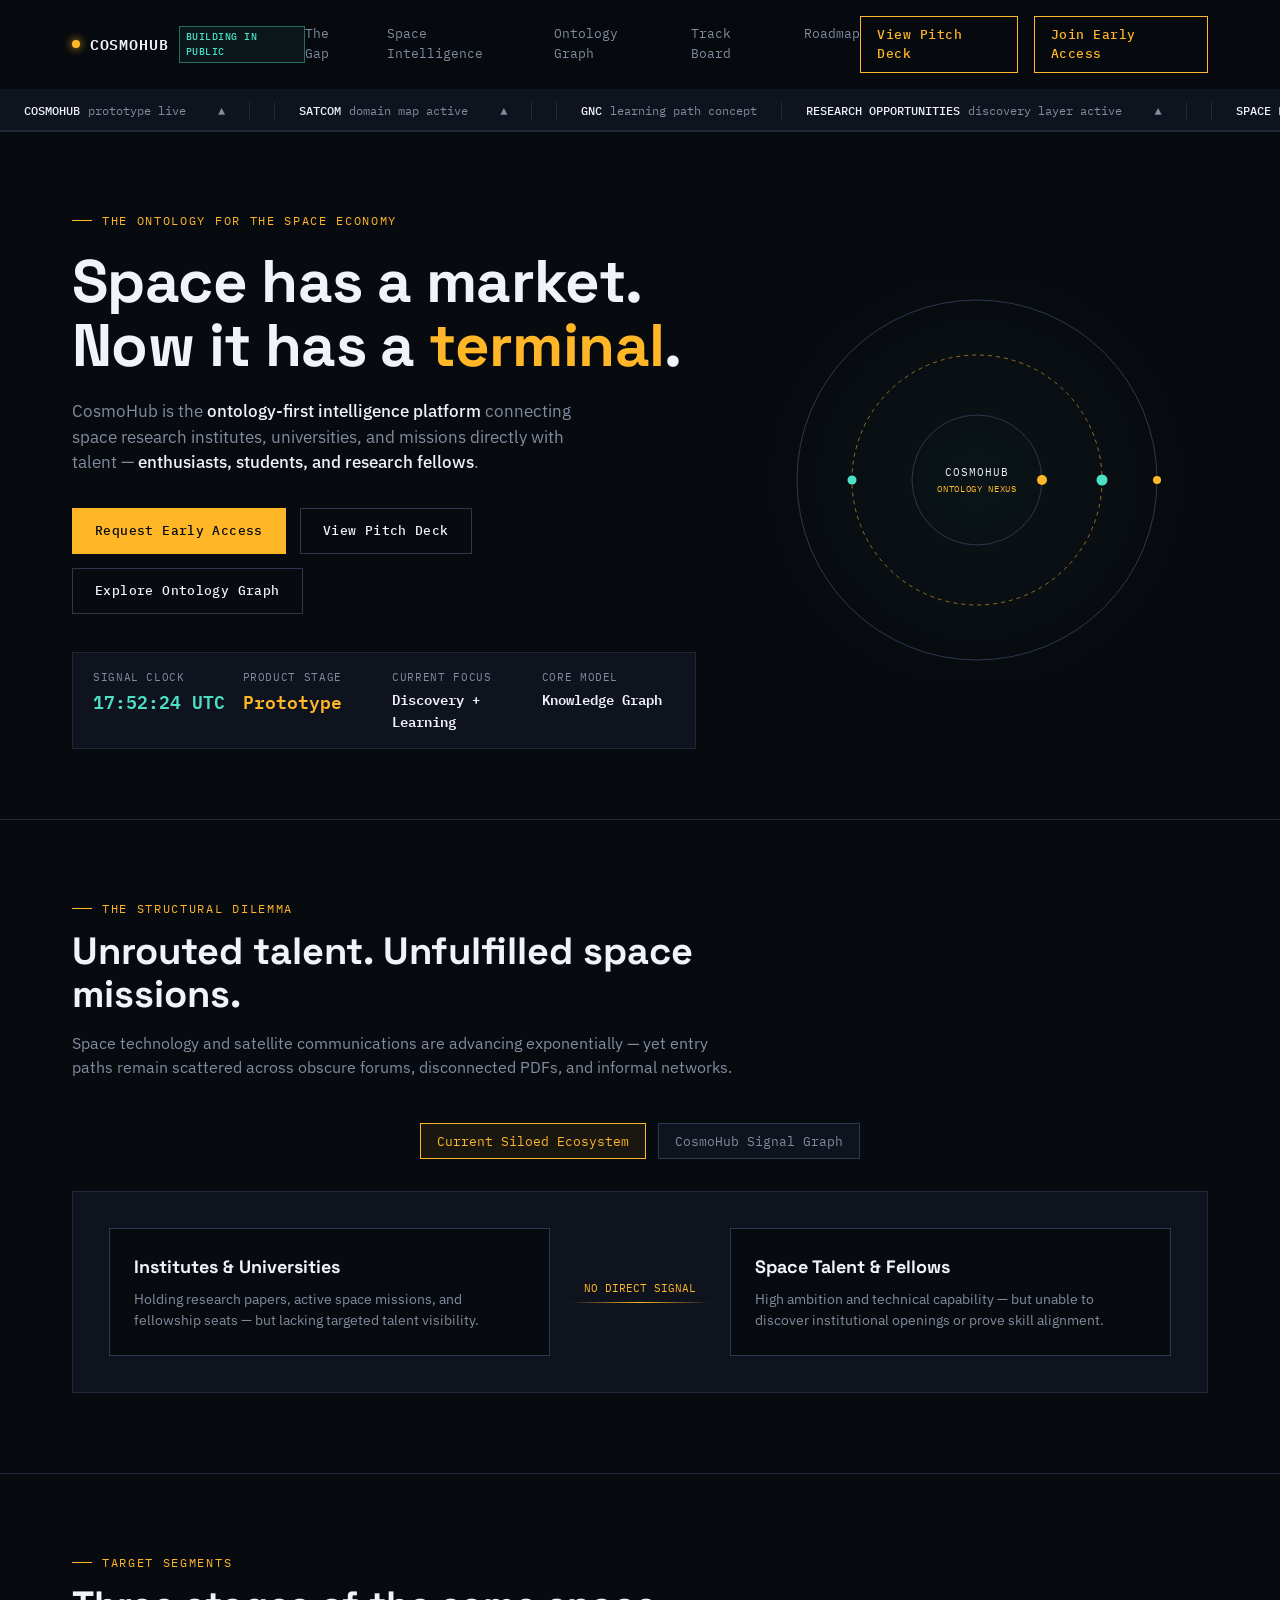
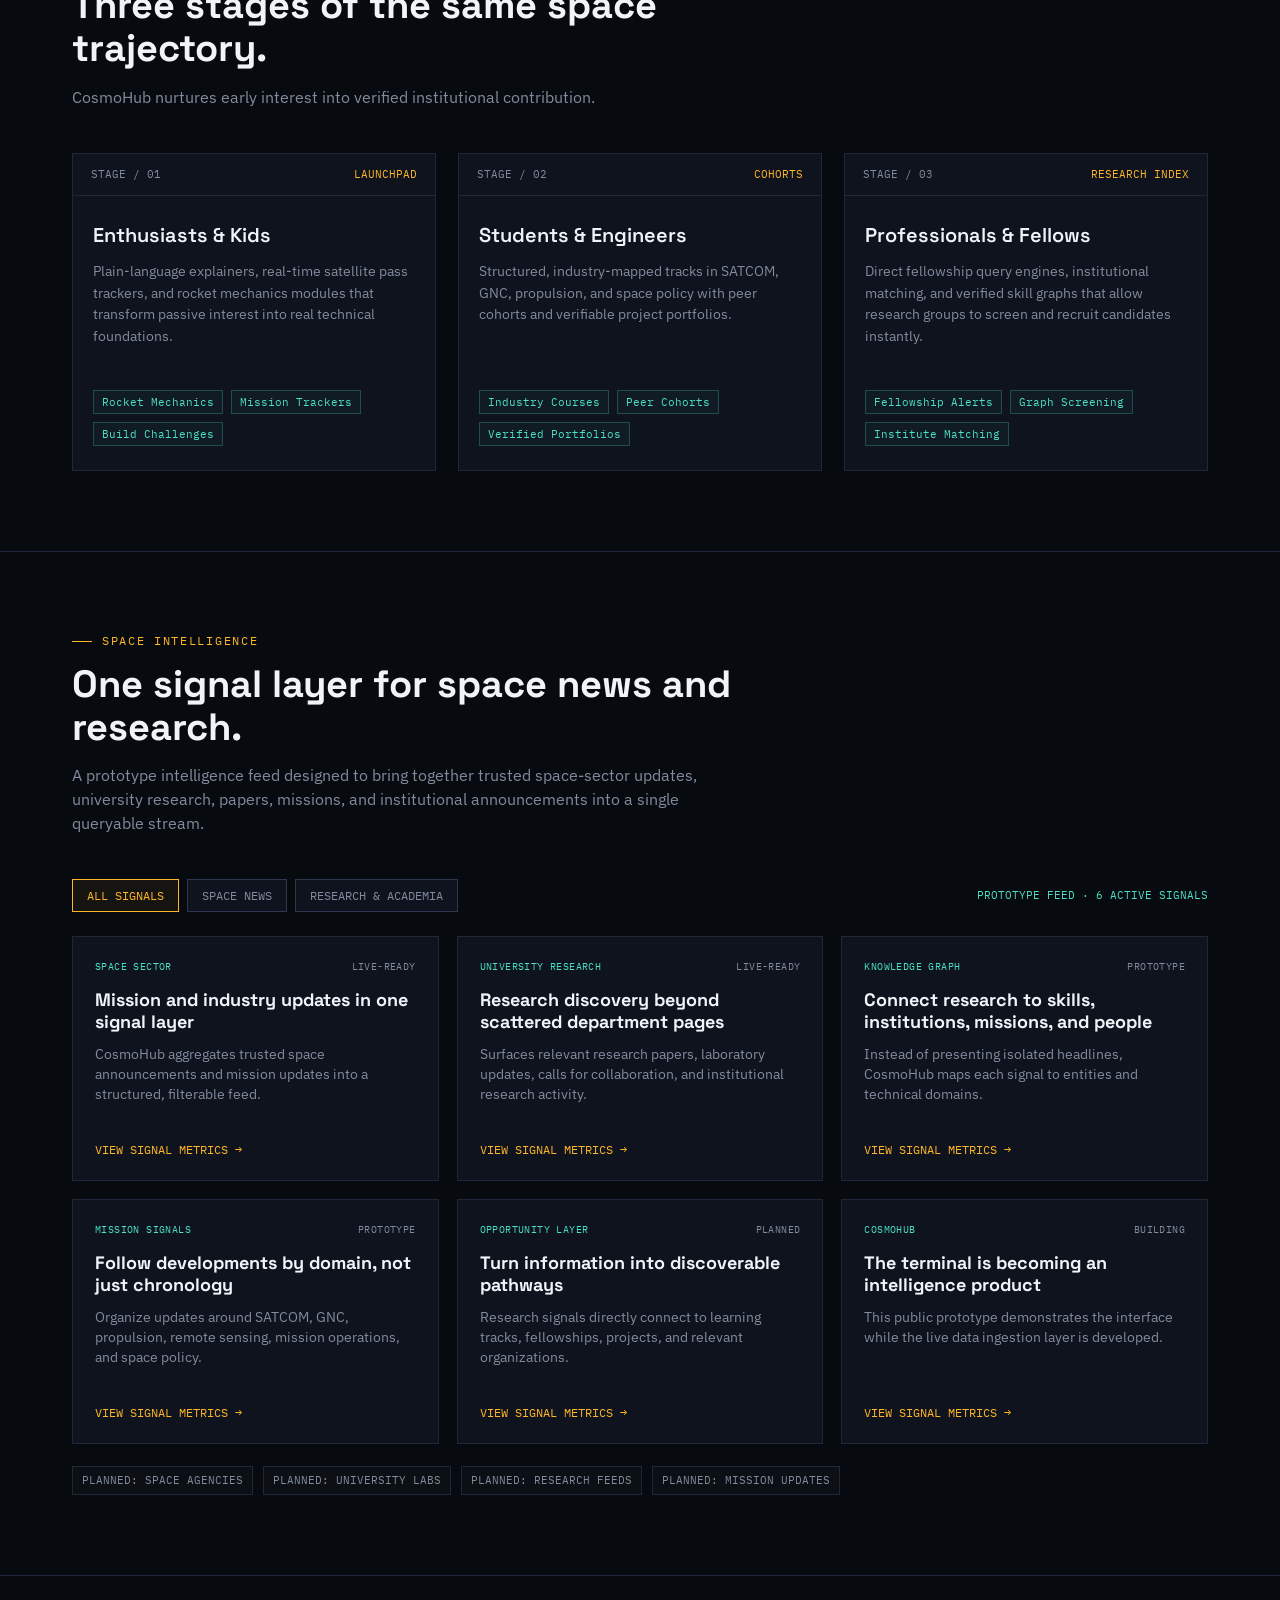
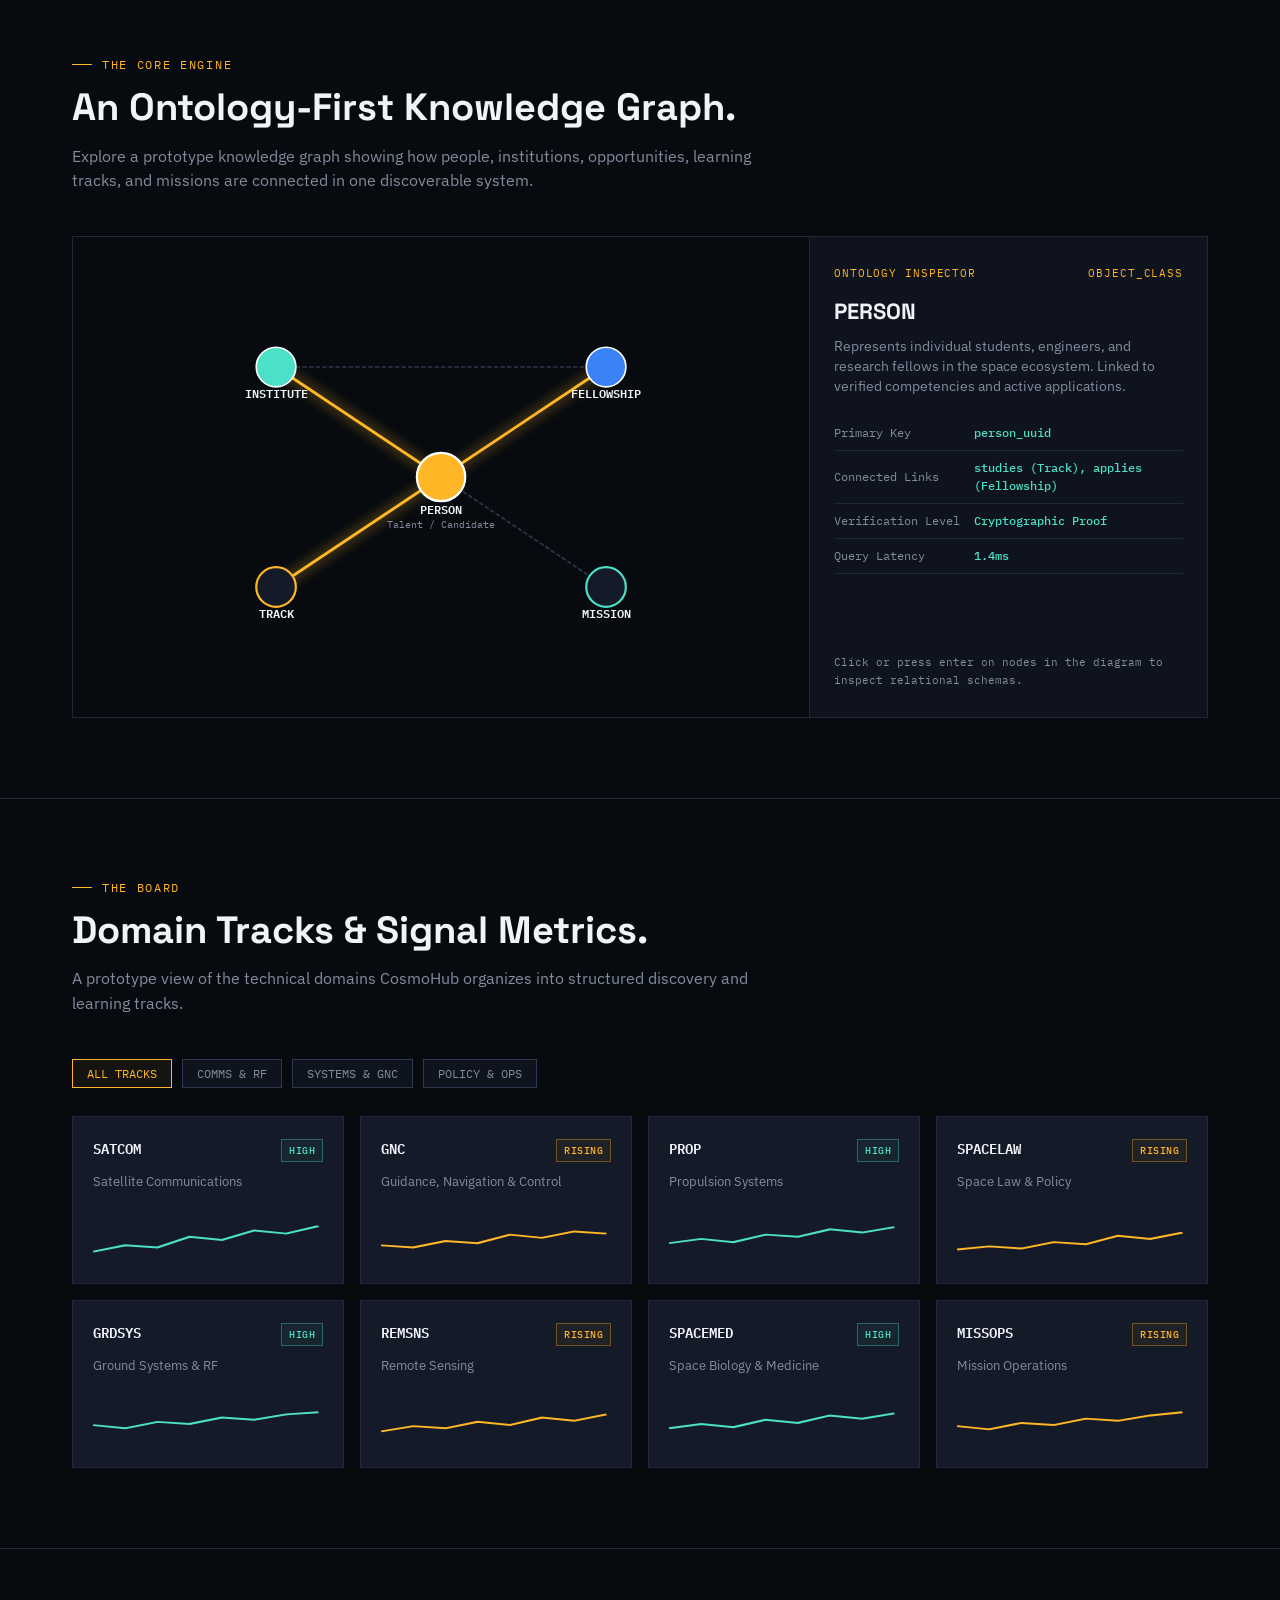
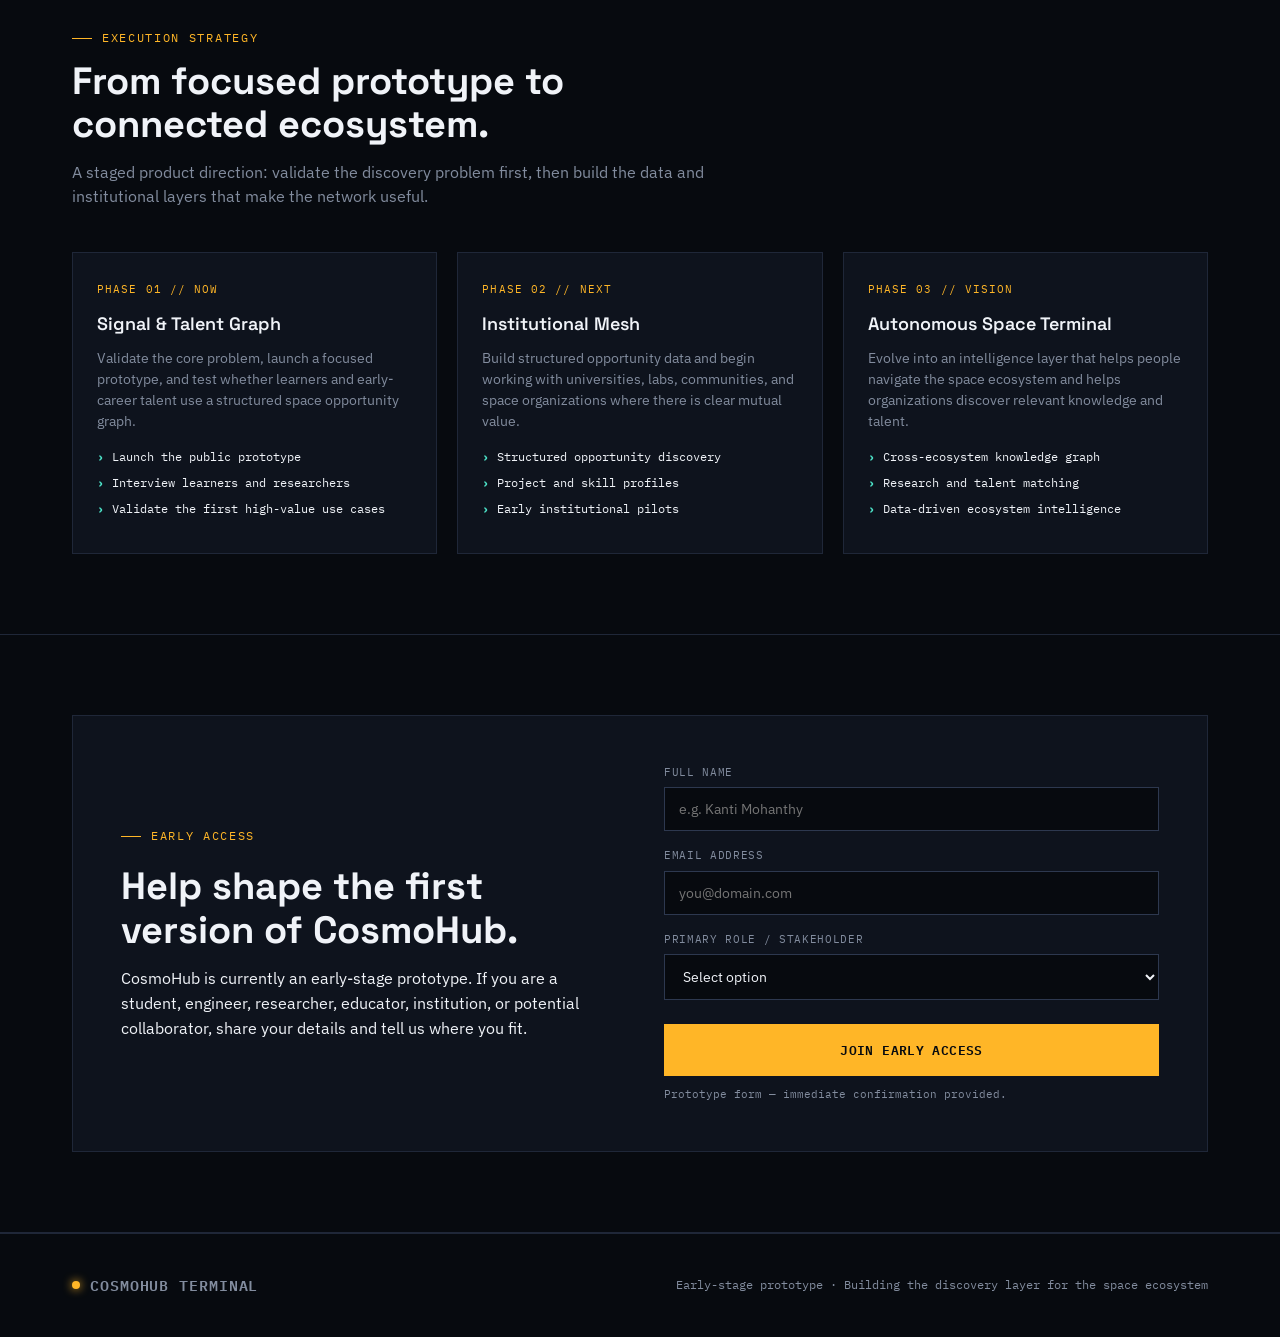
<file: index.html>
<!DOCTYPE html>
<html lang="en">
<head>
<meta charset="UTF-8">
<meta name="viewport" content="width=device-width, initial-scale=1.0">
<meta name="theme-color" content="#070a0f">
<title>CosmoHub — The Terminal & Ontology for the Space Economy</title>
<meta name="description" content="CosmoHub is an ontology-first intelligence platform connecting space research institutes, universities, and missions directly with talent — enthusiasts, students, and research fellows.">

<!-- Open Graph / Social Meta Tags -->
<meta property="og:type" content="website">
<meta property="og:title" content="CosmoHub — The Terminal for the Space Economy">
<meta property="og:description" content="An ontology-first intelligence platform matching space talent, research fellowships, and institutional missions.">
<meta property="og:url" content="https://kantimohanthy.github.io/cosmohub/">
<meta property="og:site_name" content="CosmoHub">

<!-- Twitter Card Tags -->
<meta name="twitter:card" content="summary_large_image">
<meta name="twitter:title" content="CosmoHub — The Terminal for the Space Economy">
<meta name="twitter:description" content="Connecting space research institutes, universities, and missions directly with space talent.">

<link rel="preconnect" href="https://fonts.googleapis.com">
<link rel="preconnect" href="https://fonts.gstatic.com" crossorigin>
<link href="https://fonts.googleapis.com/css2?family=Space+Grotesk:wght@400;500;600;700&family=IBM+Plex+Sans:wght@400;500;600&family=IBM+Plex+Mono:wght@400;500;600&display=swap" rel="stylesheet">
<style>
  :root{
    --bg:#070a0f;
    --panel:#0e131d;
    --panel-alt:#141a27;
    --panel-hover:#1c2436;
    --border:#1f2738;
    --border-light:#2d384f;
    --amber:#ffb627;
    --amber-dim:#946d23;
    --cyan:#4ce0c6;
    --cyan-dim:#246e61;
    --blue:#3b82f6;
    --text:#f0f3f8;
    --muted:#828c9e;
    --red:#ff6b6b;
    --display:'Space Grotesk',sans-serif;
    --body:'IBM Plex Sans',sans-serif;
    --mono:'IBM Plex Mono',monospace;
  }
  *{box-sizing:border-box; margin:0; padding:0;}
  html{scroll-behavior:smooth;}
  body{
    background:var(--bg);
    color:var(--text);
    font-family:var(--body);
    line-height:1.55;
    -webkit-font-smoothing:antialiased;
  }
  ::selection{background:var(--amber); color:#070a0f;}
  a{color:inherit; text-decoration:none;}
  button, input, select{font-family:inherit;}
  .wrap{max-width:1200px; margin:0 auto; padding:0 32px;}

  /* Accessibility & Focus Visibility */
  a:focus-visible, button:focus-visible, input:focus-visible, select:focus-visible{
    outline:2px solid var(--cyan); outline-offset:3px;
  }

  /* No-JS Notice */
  .noscript-banner{
    background:var(--amber); color:#070a0f; font-family:var(--mono); font-size:12px;
    font-weight:600; text-align:center; padding:10px 16px;
  }

  /* Topbar Navigation */
  .topbar{
    position:sticky; top:0; z-index:100;
    background:rgba(7,10,15,0.94);
    backdrop-filter:blur(12px);
    border-bottom:1px solid var(--border);
  }
  .nav{
    display:flex; align-items:center; justify-content:space-between;
    padding:16px 32px; max-width:1200px; margin:0 auto;
  }
  .logo{
    font-family:var(--mono); font-weight:600; font-size:15px;
    letter-spacing:0.06em; display:flex; align-items:center; gap:10px;
  }
  .logo .dot{width:8px; height:8px; background:var(--amber); border-radius:50%; box-shadow:0 0 10px var(--amber);}
  .logo .badge{
    font-size:10px; font-weight:500; color:var(--cyan); border:1px solid var(--cyan-dim);
    padding:2px 6px; letter-spacing:0.05em; background:rgba(76,224,198,0.06);
  }
  .navlinks{display:flex; gap:28px; font-size:13px; color:var(--muted); font-family:var(--mono);}
  .navlinks a{transition:color .2s;}
  .navlinks a:hover{color:var(--text);}
  .nav-right{display:flex; align-items:center; gap:16px;}
  .nav-cta{
    font-family:var(--mono); font-size:12.5px; font-weight:500;
    padding:8px 16px; border:1px solid var(--amber); color:var(--amber);
    letter-spacing:0.04em; transition:all .2s; cursor:pointer; background:transparent;
  }
  .nav-cta:hover{background:var(--amber); color:#070a0f;}

  /* Mobile menu drawer */
  .mobile-menu-toggle{
    display:none; background:none; border:1px solid var(--border-light);
    color:var(--text); padding:6px 12px; font-family:var(--mono); font-size:12px; cursor:pointer;
  }
  .mobile-drawer{
    display:none; flex-direction:column; gap:14px; padding:20px 32px;
    background:var(--panel); border-bottom:1px solid var(--border); font-family:var(--mono); font-size:13px;
  }
  .mobile-drawer.active{display:flex;}

  @media (max-width:860px){
    .navlinks{display:none;}
    .mobile-menu-toggle{display:block;}
  }

  /* Ticker Bar */
  .ticker-bar{
    background:var(--panel);
    border-bottom:1px solid var(--border);
    overflow:hidden; white-space:nowrap; padding:8px 0;
  }
  .ticker-track{display:inline-flex; animation:scrollTicker 45s linear infinite;}
  .ticker-track span{
    font-family:var(--mono); font-size:12px; color:var(--muted);
    padding:0 24px; border-right:1px solid var(--border);
    display:inline-flex; align-items:center; gap:8px;
  }
  .ticker-track span b{color:var(--text); font-weight:500;}
  .up{color:var(--cyan);}
  .down{color:var(--red);}
  @keyframes scrollTicker{
    0%{transform:translateX(0);}
    100%{transform:translateX(-50%);}
  }

  /* Hero Section */
  .hero{
    position:relative; padding:80px 0 70px;
    border-bottom:1px solid var(--border); overflow:hidden;
  }
  .hero-grid{display:grid; grid-template-columns:1.15fr 0.85fr; gap:50px; align-items:center;}
  @media (max-width:960px){.hero-grid{grid-template-columns:1fr;}}
  .eyebrow{
    font-family:var(--mono); color:var(--amber); font-size:12px;
    letter-spacing:0.14em; text-transform:uppercase;
    display:flex; align-items:center; gap:10px; margin-bottom:20px;
  }
  .eyebrow::before{content:''; width:20px; height:1px; background:var(--amber);}
  h1{
    font-family:var(--display); font-weight:700;
    font-size:clamp(36px,5vw,60px); line-height:1.06;
    letter-spacing:-0.01em; margin-bottom:22px;
  }
  h1 .accent{color:var(--amber);}
  .hero-sub{font-size:16.5px; color:var(--muted); max-width:540px; margin-bottom:32px;}
  .hero-sub b{color:var(--text); font-weight:500;}
  .hero-ctas{display:flex; gap:14px; flex-wrap:wrap; margin-bottom:38px;}
  .btn-primary{
    font-family:var(--mono); font-size:13px; font-weight:500;
    background:var(--amber); color:#070a0f; border:1px solid var(--amber);
    padding:12px 22px; letter-spacing:0.03em; cursor:pointer;
    transition:transform .15s, box-shadow .2s; display:inline-block; text-align:center;
  }
  .btn-primary:hover{transform:translateY(-1px); box-shadow:0 6px 20px rgba(255,182,39,0.25);}
  .btn-ghost{
    font-family:var(--mono); font-size:13px; font-weight:500;
    background:transparent; color:var(--text); border:1px solid var(--border-light);
    padding:12px 22px; letter-spacing:0.03em; cursor:pointer;
    transition:border-color .2s, color .2s; display:inline-block; text-align:center;
  }
  .btn-ghost:hover{border-color:var(--cyan); color:var(--cyan);}

  .metrics-strip{
    display:grid; grid-template-columns:repeat(4,1fr); gap:16px;
    background:var(--panel); border:1px solid var(--border); padding:16px 20px;
  }
  @media (max-width:600px){.metrics-strip{grid-template-columns:repeat(2,1fr);}}
  .met-item{display:flex; flex-direction:column;}
  .met-label{font-family:var(--mono); font-size:10.5px; color:var(--muted); text-transform:uppercase; letter-spacing:0.06em;}
  .met-val{font-family:var(--mono); font-size:18px; font-weight:600; color:var(--text); margin-top:2px;}
  .met-val.amber{color:var(--amber);}
  .met-val.cyan{color:var(--cyan);}

  /* Orbital Visualizer */
  .orbit-wrap{
    position:relative; height:400px; display:flex; align-items:center; justify-content:center;
    background:radial-gradient(circle at center, rgba(76,224,198,0.05) 0%, transparent 70%);
  }
  .orbit-svg{width:100%; height:100%; max-width:400px;}
  .orbit-ring{fill:none; stroke:var(--border-light); stroke-width:1;}
  .orbit-ring.active{stroke:var(--amber-dim); stroke-dasharray:4 4;}
  .sat{fill:var(--amber); transition:all .3s; cursor:pointer;}
  .sat:hover{r:7; fill:#ffffff; filter:drop-shadow(0 0 8px var(--amber));}
  .sat.cyan{fill:var(--cyan);}
  .sat.cyan:hover{fill:#ffffff; filter:drop-shadow(0 0 8px var(--cyan));}
  .orbit-group{transform-origin:200px 200px;}
  .orbit-group.r1{animation:spin 20s linear infinite;}
  .orbit-group.r2{animation:spin 32s linear infinite reverse;}
  .orbit-group.r3{animation:spin 46s linear infinite;}
  @keyframes spin{ to{transform:rotate(360deg);} }
  .orbit-center-label{font-family:var(--mono); font-size:11px; fill:var(--text); letter-spacing:0.1em;}
  .orbit-sub-label{font-family:var(--mono); font-size:8.5px; fill:var(--amber); letter-spacing:0.08em;}

  /* Section Commons */
  .section{padding:80px 0; border-bottom:1px solid var(--border);}
  .section-head{margin-bottom:44px; max-width:680px;}
  .section-head .eyebrow{margin-bottom:12px;}
  h2{
    font-family:var(--display); font-weight:700;
    font-size:clamp(26px,3.4vw,38px); line-height:1.14; margin-bottom:14px;
  }
  .section-head p{color:var(--muted); font-size:15.5px;}

  /* Gap Section */
  .gap-toggle-bar{display:flex; justify-content:center; gap:12px; margin-bottom:32px; font-family:var(--mono); font-size:12px;}
  .gap-btn{padding:8px 16px; border:1px solid var(--border-light); background:var(--panel); color:var(--muted); cursor:pointer; transition:all .2s;}
  .gap-btn.active{border-color:var(--amber); color:var(--amber); background:rgba(255,182,39,0.08);}
  
  .gap-visualizer{
    display:grid; grid-template-columns:1fr 140px 1fr; align-items:center; gap:20px;
    background:var(--panel); border:1px solid var(--border); padding:36px;
  }
  @media (max-width:760px){
    .gap-visualizer{grid-template-columns:1fr; text-align:center;}
    .gap-arrow{transform:rotate(90deg); margin:12px 0;}
  }
  .gap-card{background:var(--bg); border:1px solid var(--border-light); padding:24px;}
  .gap-card h4{font-family:var(--display); font-size:18px; margin-bottom:8px; color:var(--text);}
  .gap-card p{font-size:13.5px; color:var(--muted);}
  .gap-arrow{
    display:flex; flex-direction:column; align-items:center; justify-content:center; gap:6px;
    font-family:var(--mono); font-size:10.5px; color:var(--amber); text-align:center;
  }
  .gap-line{width:100%; height:1px; background:linear-gradient(90deg,transparent,var(--amber),transparent);}

  /* Audiences Section */
  .grid-3{display:grid; grid-template-columns:repeat(3,1fr); gap:22px;}
  @media (max-width:900px){.grid-3{grid-template-columns:1fr;}}
  .card-term{
    background:var(--panel); border:1px solid var(--border);
    display:flex; flex-direction:column; justify-content:space-between;
    transition:border-color .2s, transform .2s;
  }
  .card-term:hover{border-color:var(--border-light); transform:translateY(-2px);}
  .term-head{
    display:flex; justify-content:space-between; align-items:center;
    padding:12px 18px; border-bottom:1px solid var(--border);
    font-family:var(--mono); font-size:11px; color:var(--muted);
  }
  .term-head .code{color:var(--amber);}
  .term-body{padding:24px 20px;}
  .term-body h3{font-family:var(--display); font-size:20px; font-weight:600; margin-bottom:10px;}
  .term-body p{color:var(--muted); font-size:14px; margin-bottom:18px;}
  .term-tags{display:flex; gap:8px; flex-wrap:wrap;}
  .term-tags span{
    font-family:var(--mono); font-size:10.5px; color:var(--cyan);
    border:1px solid rgba(76,224,198,0.25); background:rgba(76,224,198,0.04);
    padding:3px 8px;
  }

  /* Space Intelligence Section */
  .intel-toolbar{display:flex; justify-content:space-between; gap:16px; align-items:center; flex-wrap:wrap; margin-bottom:24px;}
  .intel-tabs{display:flex; gap:8px; flex-wrap:wrap;}
  .intel-tab{font-family:var(--mono); font-size:11.5px; padding:8px 14px; border:1px solid var(--border-light); background:var(--panel); color:var(--muted); cursor:pointer; transition:all .2s;}
  .intel-tab.active, .intel-tab:hover{border-color:var(--amber); color:var(--amber); background:rgba(255,182,39,0.06);}
  .intel-status{font-family:var(--mono); font-size:11px; color:var(--cyan);}
  .intel-grid{display:grid; grid-template-columns:repeat(3,1fr); gap:18px;}
  @media(max-width:980px){.intel-grid{grid-template-columns:repeat(2,1fr);}}
  @media(max-width:640px){.intel-grid{grid-template-columns:1fr;}}
  
  .intel-card{
    background:var(--panel); border:1px solid var(--border); padding:22px;
    display:flex; flex-direction:column; justify-content:space-between; min-height:245px; transition:all .2s; cursor:pointer;
  }
  .intel-card:hover{border-color:var(--border-light); transform:translateY(-2px); background:var(--panel-hover);}
  .intel-meta{display:flex; justify-content:space-between; gap:12px; font-family:var(--mono); font-size:10px; color:var(--muted); margin-bottom:14px; text-transform:uppercase; letter-spacing:.04em;}
  .intel-source{color:var(--cyan);}
  .intel-card h3{font-family:var(--display); font-size:18px; line-height:1.25; margin-bottom:10px; color:var(--text);}
  .intel-card p{font-size:13.5px; color:var(--muted); margin-bottom:20px; flex:1; line-height:1.5;}
  .intel-link{font-family:var(--mono); font-size:11.5px; color:var(--amber); display:inline-flex; align-items:center; gap:4px;}
  .intel-empty{grid-column:1/-1; border:1px dashed var(--border-light); padding:34px; text-align:center; color:var(--muted); font-family:var(--mono); font-size:12px;}
  .source-strip{display:flex; gap:10px; flex-wrap:wrap; margin-top:22px;}
  .source-pill{font-family:var(--mono); font-size:10.5px; color:var(--muted); border:1px solid var(--border); padding:5px 9px; background:rgba(255,255,255,0.02);}

  /* Interactive Ontology Graph Visualizer */
  .ontology-container{
    background:var(--panel); border:1px solid var(--border);
    display:grid; grid-template-columns:1.3fr 0.7fr; gap:0; min-height:480px; overflow:hidden;
  }
  @media (max-width:900px){.ontology-container{grid-template-columns:1fr;}}
  .ontology-canvas-wrap{
    position:relative; background:var(--bg); border-right:1px solid var(--border);
    padding:20px; display:flex; align-items:center; justify-content:center;
  }
  .ontology-svg{width:100%; height:100%; max-height:440px;}
  .node-group{cursor:pointer;}
  .node-circle{transition:all .3s;}
  .node-group:hover .node-circle{r:24; filter:drop-shadow(0 0 10px var(--amber));}
  .node-text{font-family:var(--mono); font-size:11px; fill:var(--text); pointer-events:none; font-weight:600;}
  .node-sub{font-family:var(--mono); font-size:9px; fill:var(--muted); pointer-events:none;}
  .edge-line{stroke:var(--border-light); stroke-width:1.5; stroke-dasharray:4 2; transition:all .3s;}
  .edge-line.active{stroke:var(--amber); stroke-width:2.5; stroke-dasharray:none; filter:drop-shadow(0 0 6px var(--amber));}
  
  .ontology-inspector{padding:28px 24px; display:flex; flex-direction:column; justify-content:space-between;}
  .inspector-header{
    font-family:var(--mono); font-size:11px; color:var(--amber); text-transform:uppercase;
    letter-spacing:0.08em; margin-bottom:12px; display:flex; align-items:center; justify-content:space-between;
  }
  .inspector-title{font-family:var(--display); font-size:22px; font-weight:700; color:var(--text); margin-bottom:8px;}
  .inspector-desc{font-size:13.5px; color:var(--muted); margin-bottom:20px; line-height:1.5;}
  .inspector-prop-table{width:100%; border-collapse:collapse; font-family:var(--mono); font-size:11.5px; margin-bottom:20px;}
  .inspector-prop-table td{padding:8px 0; border-bottom:1px solid var(--border);}
  .inspector-prop-table td.key{color:var(--muted); width:40%;}
  .inspector-prop-table td.val{color:var(--cyan); font-weight:500;}

  /* Board Tracks */
  .board-filter{display:flex; gap:10px; margin-bottom:28px; flex-wrap:wrap;}
  .filter-chip{
    font-family:var(--mono); font-size:11.5px; padding:6px 14px; border:1px solid var(--border-light);
    background:var(--panel); color:var(--muted); cursor:pointer; transition:all .2s;
  }
  .filter-chip.active, .filter-chip:hover{border-color:var(--amber); color:var(--amber); background:rgba(255,182,39,0.06);}

  .index-grid{display:grid; grid-template-columns:repeat(4,1fr); gap:16px;}
  @media (max-width:1000px){.index-grid{grid-template-columns:repeat(2,1fr);}}
  @media (max-width:540px){.index-grid{grid-template-columns:1fr;}}
  
  .idx-card{
    background:var(--panel-alt); border:1px solid var(--border);
    padding:20px; transition:all .2s; cursor:pointer; position:relative; overflow:hidden;
  }
  .idx-card:hover{border-color:var(--amber-dim); background:var(--panel-hover); transform:translateY(-2px);}
  .idx-top{display:flex; justify-content:space-between; align-items:baseline; margin-bottom:10px;}
  .idx-code{font-family:var(--mono); font-weight:600; font-size:14px; color:var(--text);}
  .idx-signal{
    font-family:var(--mono); font-size:10px; letter-spacing:0.05em; padding:3px 7px;
    border:1px solid var(--border); font-weight:500;
  }
  .idx-signal.high{color:var(--cyan); border-color:rgba(76,224,198,0.35); background:rgba(76,224,198,0.05);}
  .idx-signal.rising{color:var(--amber); border-color:rgba(255,182,39,0.35); background:rgba(255,182,39,0.05);}
  .idx-name{font-size:13px; color:var(--muted); margin-bottom:16px; min-height:36px;}
  .idx-spark{width:100%; height:32px;}
  .idx-spark path{fill:none; stroke-width:1.8;}

  /* Roadmap */
  .roadmap-grid{display:grid; grid-template-columns:repeat(3,1fr); gap:20px;}
  @media (max-width:840px){.roadmap-grid{grid-template-columns:1fr;}}
  .phase-card{background:var(--panel); border:1px solid var(--border); padding:28px 24px;}
  .phase-num{font-family:var(--mono); font-size:11px; color:var(--amber); letter-spacing:0.1em; margin-bottom:12px;}
  .phase-card h3{font-family:var(--display); font-size:18px; font-weight:600; margin-bottom:10px;}
  .phase-card p{font-size:13.5px; color:var(--muted); margin-bottom:16px;}
  .phase-ul{list-style:none; font-family:var(--mono); font-size:11.5px; color:var(--text);}
  .phase-ul li{margin-bottom:8px; display:flex; align-items:center; gap:8px;}
  .phase-ul li::before{content:'›'; color:var(--cyan); font-weight:bold;}

  /* Access Form */
  .cta-panel{
    background:var(--panel); border:1px solid var(--border); padding:48px;
    display:grid; grid-template-columns:1fr 1fr; gap:48px; align-items:center;
  }
  @media (max-width:860px){.cta-panel{grid-template-columns:1fr; padding:32px 24px;}}
  .form-row{display:flex; flex-direction:column; gap:16px;}
  .form-field label{
    font-family:var(--mono); font-size:11px; color:var(--muted);
    letter-spacing:0.06em; text-transform:uppercase; margin-bottom:6px; display:block;
  }
  .form-field input, .form-field select{
    width:100%; background:var(--bg); border:1px solid var(--border-light);
    color:var(--text); padding:12px 14px; font-size:14px; outline:none; transition:border-color .2s;
  }
  .form-field input:focus, .form-field select:focus{border-color:var(--amber);}
  .submit-btn{
    font-family:var(--mono); font-size:13px; font-weight:600;
    background:var(--amber); color:#070a0f; border:1px solid var(--amber);
    padding:14px; letter-spacing:0.03em; cursor:pointer; transition:all .2s; margin-top:8px;
  }
  .submit-btn:hover{background:#ffa800; transform:translateY(-1px);}
  .form-note{font-family:var(--mono); font-size:11px; color:var(--muted); margin-top:10px;}
  .form-success{
    display:none; font-family:var(--mono); font-size:13px; color:var(--cyan);
    border:1px solid rgba(76,224,198,0.4); background:rgba(76,224,198,0.06); padding:14px; margin-top:14px;
  }

  /* Modal Backdrop & Box */
  .modal-backdrop{
    position:fixed; top:0; left:0; width:100%; height:100%; background:rgba(0,0,0,0.85);
    backdrop-filter:blur(8px); z-index:200; display:none; align-items:center; justify-content:center; padding:20px;
  }
  .modal-box{
    background:var(--panel); border:1px solid var(--border-light); max-width:560px; width:100%;
    padding:32px; position:relative; box-shadow:0 20px 40px rgba(0,0,0,0.6);
  }
  .modal-close{
    position:absolute; top:16px; right:16px; background:none; border:none; color:var(--muted);
    font-family:var(--mono); font-size:22px; cursor:pointer; line-height:1;
  }
  .modal-close:hover{color:var(--text);}

  /* Prefers Reduced Motion A11y */
  @media (prefers-reduced-motion: reduce){
    *, ::before, ::after {
      animation-duration: 0.01ms !important;
      animation-iteration-count: 1 !important;
      transition-duration: 0.01ms !important;
      scroll-behavior: auto !important;
    }
    .ticker-track, .orbit-group { animation: none !important; }
  }

  /* Footer */
  footer{padding:40px 0; border-top:1px solid var(--border);}
  .foot-row{display:flex; justify-content:space-between; align-items:center; flex-wrap:wrap; gap:20px;}
  .foot-row .logo{color:var(--muted);}
  .foot-meta{font-family:var(--mono); font-size:12px; color:var(--muted);}
</style>
</head>
<body>

<noscript>
  <div class="noscript-banner">
    Notice: JavaScript is disabled in your browser. Interactive visualizers and real-time feeds require JavaScript.
  </div>
</noscript>

<!-- Topbar Navigation -->
<header class="topbar">
  <nav class="nav" aria-label="Main navigation">
    <div class="logo">
      <span class="dot" aria-hidden="true"></span>COSMOHUB
      <span class="badge">BUILDING IN PUBLIC</span>
    </div>
    <div class="navlinks">
      <a href="#gap">The Gap</a>
      <a href="#intelligence">Space Intelligence</a>
      <a href="#ontology">Ontology Graph</a>
      <a href="#board">Track Board</a>
      <a href="#roadmap">Roadmap</a>
    </div>
    <div class="nav-right">
      <a class="nav-cta" href="Pitch.html" aria-label="View the CosmoHub pitch deck">View Pitch Deck</a>
      <a class="nav-cta" href="#access">Join Early Access</a>
      <button class="mobile-menu-toggle" id="mobileMenuToggle" aria-expanded="false" aria-controls="mobileDrawer" aria-label="Toggle navigation menu">MENU ☰</button>
    </div>
  </nav>
  <div class="mobile-drawer" id="mobileDrawer">
    <a href="#gap">The Gap</a>
    <a href="#intelligence">Space Intelligence</a>
    <a href="#ontology">Ontology Graph</a>
    <a href="#board">Track Board</a>
    <a href="#roadmap">Roadmap</a>
    <a href="Pitch.html" style="color:var(--cyan);">View Pitch Deck</a>
    <a href="#access" style="color:var(--amber);">Join Early Access</a>
  </div>
  <div class="ticker-bar" role="region" aria-label="Live signals ticker">
    <div class="ticker-track" id="tickerTrack" aria-live="polite"></div>
  </div>
</header>

<main>
  <!-- Hero Section -->
  <section class="hero">
    <div class="wrap hero-grid">
      <div>
        <div class="eyebrow">The Ontology for the Space Economy</div>
        <h1>Space has a market.<br>Now it has a <span class="accent">terminal</span>.</h1>
        <p class="hero-sub">
          CosmoHub is the <b>ontology-first intelligence platform</b> connecting space research institutes, universities, and missions directly with talent — <b>enthusiasts, students, and research fellows</b>.
        </p>
        <div class="hero-ctas">
          <a class="btn-primary" href="#access">Request Early Access</a>
          <a class="btn-ghost" href="Pitch.html">View Pitch Deck</a>
          <a class="btn-ghost" href="#ontology">Explore Ontology Graph</a>
        </div>
        <div class="metrics-strip">
          <div class="met-item">
            <div class="met-label">Signal Clock</div>
            <div class="met-val cyan" id="utcClock">--:--:--</div>
          </div>
          <div class="met-item">
            <div class="met-label">Product Stage</div>
            <div class="met-val amber">Prototype</div>
          </div>
          <div class="met-item">
            <div class="met-label">Current Focus</div>
            <div class="met-val" style="font-size:14px; line-height:22px;">Discovery + Learning</div>
          </div>
          <div class="met-item">
            <div class="met-label">Core Model</div>
            <div class="met-val" style="font-size:14px; line-height:22px;">Knowledge Graph</div>
          </div>
        </div>
      </div>

      <!-- Orbital Graphic Canvas -->
      <div class="orbit-wrap">
        <svg class="orbit-svg" viewBox="0 0 400 400" role="img" aria-labelledby="orbTitle orbDesc">
          <title id="orbTitle">Orbital Mechanics Visualizer</title>
          <desc id="orbDesc">Interactive animated rings showing satellites orbiting the CosmoHub nexus.</desc>
          <circle class="orbit-ring" cx="200" cy="200" r="65"></circle>
          <circle class="orbit-ring active" cx="200" cy="200" r="125"></circle>
          <circle class="orbit-ring" cx="200" cy="200" r="180"></circle>
          <text class="orbit-center-label" x="200" y="196" text-anchor="middle">COSMOHUB</text>
          <text class="orbit-sub-label" x="200" y="212" text-anchor="middle">ONTOLOGY NEXUS</text>

          <g class="orbit-group r1"><circle class="sat" cx="265" cy="200" r="5"></circle></g>
          <g class="orbit-group r2"><circle class="sat cyan" cx="325" cy="200" r="5.5"></circle></g>
          <g class="orbit-group r3"><circle class="sat" cx="380" cy="200" r="4"></circle></g>
          <g class="orbit-group r2" style="animation-delay:-10s;"><circle class="sat cyan" cx="75" cy="200" r="4.5"></circle></g>
        </svg>
      </div>
    </div>
  </section>

  <!-- The Gap Section -->
  <section class="section" id="gap">
    <div class="wrap">
      <div class="section-head">
        <div class="eyebrow">The Structural Dilemma</div>
        <h2>Unrouted talent. Unfulfilled space missions.</h2>
        <p>
          Space technology and satellite communications are advancing exponentially — yet entry paths remain scattered across obscure forums, disconnected PDFs, and informal networks.
        </p>
      </div>
      <div class="gap-toggle-bar">
        <button class="gap-btn active" id="btnGapCurrent" data-gap="current">Current Siloed Ecosystem</button>
        <button class="gap-btn" id="btnGapCosmo" data-gap="cosmohub">CosmoHub Signal Graph</button>
      </div>
      <div class="gap-visualizer" id="gapVisualizer">
        <div class="gap-card">
          <h4>Institutes &amp; Universities</h4>
          <p>Holding research papers, active space missions, and fellowship seats — but lacking targeted talent visibility.</p>
        </div>
        <div class="gap-arrow">
          <span id="gapArrowText">NO DIRECT SIGNAL</span>
          <div class="gap-line" aria-hidden="true"></div>
        </div>
        <div class="gap-card">
          <h4>Space Talent &amp; Fellows</h4>
          <p>High ambition and technical capability — but unable to discover institutional openings or prove skill alignment.</p>
        </div>
      </div>
    </div>
  </section>

  <!-- Target Audience Segments -->
  <section class="section" id="audiences">
    <div class="wrap">
      <div class="section-head">
        <div class="eyebrow">Target Segments</div>
        <h2>Three stages of the same space trajectory.</h2>
        <p>CosmoHub nurtures early interest into verified institutional contribution.</p>
      </div>
      <div class="grid-3">
        <div class="card-term">
          <div>
            <div class="term-head"><span>STAGE / 01</span><span class="code">LAUNCHPAD</span></div>
            <div class="term-body">
              <h3>Enthusiasts &amp; Kids</h3>
              <p>Plain-language explainers, real-time satellite pass trackers, and rocket mechanics modules that transform passive interest into real technical foundations.</p>
            </div>
          </div>
          <div class="term-body" style="padding-top:0;">
            <div class="term-tags"><span>Rocket Mechanics</span><span>Mission Trackers</span><span>Build Challenges</span></div>
          </div>
        </div>
        <div class="card-term">
          <div>
            <div class="term-head"><span>STAGE / 02</span><span class="code">COHORTS</span></div>
            <div class="term-body">
              <h3>Students &amp; Engineers</h3>
              <p>Structured, industry-mapped tracks in SATCOM, GNC, propulsion, and space policy with peer cohorts and verifiable project portfolios.</p>
            </div>
          </div>
          <div class="term-body" style="padding-top:0;">
            <div class="term-tags"><span>Industry Courses</span><span>Peer Cohorts</span><span>Verified Portfolios</span></div>
          </div>
        </div>
        <div class="card-term">
          <div>
            <div class="term-head"><span>STAGE / 03</span><span class="code">RESEARCH INDEX</span></div>
            <div class="term-body">
              <h3>Professionals &amp; Fellows</h3>
              <p>Direct fellowship query engines, institutional matching, and verified skill graphs that allow research groups to screen and recruit candidates instantly.</p>
            </div>
          </div>
          <div class="term-body" style="padding-top:0;">
            <div class="term-tags"><span>Fellowship Alerts</span><span>Graph Screening</span><span>Institute Matching</span></div>
          </div>
        </div>
      </div>
    </div>
  </section>

  <!-- Space Intelligence Section -->
  <section class="section" id="intelligence">
    <div class="wrap">
      <div class="section-head">
        <div class="eyebrow">Space Intelligence</div>
        <h2>One signal layer for space news and research.</h2>
        <p>
          A prototype intelligence feed designed to bring together trusted space-sector updates,
          university research, papers, missions, and institutional announcements into a single queryable stream.
        </p>
      </div>
      <div class="intel-toolbar">
        <div class="intel-tabs">
          <button class="intel-tab active" data-intel="all">ALL SIGNALS</button>
          <button class="intel-tab" data-intel="news">SPACE NEWS</button>
          <button class="intel-tab" data-intel="research">RESEARCH &amp; ACADEMIA</button>
        </div>
        <div class="intel-status" id="intelStatus">PROTOTYPE FEED · 6 ACTIVE SIGNALS</div>
      </div>
      <div class="intel-grid" id="intelGrid"></div>
      <div class="source-strip">
        <span class="source-pill">PLANNED: SPACE AGENCIES</span>
        <span class="source-pill">PLANNED: UNIVERSITY LABS</span>
        <span class="source-pill">PLANNED: RESEARCH FEEDS</span>
        <span class="source-pill">PLANNED: MISSION UPDATES</span>
      </div>
    </div>
  </section>

  <!-- Interactive Ontology Graph Visualizer -->
  <section class="section" id="ontology">
    <div class="wrap">
      <div class="section-head">
        <div class="eyebrow">The Core Engine</div>
        <h2>An Ontology-First Knowledge Graph.</h2>
        <p>Explore a prototype knowledge graph showing how people, institutions, opportunities, learning tracks, and missions are connected in one discoverable system.</p>
      </div>
      <div class="ontology-container">
        <div class="ontology-canvas-wrap">
          <svg class="ontology-svg" viewBox="0 0 500 400" role="img" aria-labelledby="ontTitle ontDesc">
            <title id="ontTitle">Ontology Knowledge Graph Diagram</title>
            <desc id="ontDesc">Interactive diagram showing Person, Institute, Fellowship, Track, and Mission nodes connected by relational graph links.</desc>

            <!-- Relational Edges -->
            <line class="edge-line active" x1="250" y1="200" x2="100" y2="100" id="edge-person-institute"></line>
            <line class="edge-line active" x1="250" y1="200" x2="400" y2="100" id="edge-person-fellowship"></line>
            <line class="edge-line active" x1="250" y1="200" x2="100" y2="300" id="edge-person-track"></line>
            <line class="edge-line" x1="250" y1="200" x2="400" y2="300" id="edge-person-mission"></line>
            <line class="edge-line" x1="100" y1="100" x2="400" y2="100" id="edge-institute-fellowship"></line>

            <!-- Central Node: Person -->
            <g class="node-group" transform="translate(250,200)" data-node="Person" tabindex="0" role="button" aria-label="Inspect Person Node">
              <circle class="node-circle" id="node-Person" r="22" fill="#ffb627" stroke="#ffffff" stroke-width="2"></circle>
              <text class="node-text" y="34" text-anchor="middle">PERSON</text>
              <text class="node-sub" y="46" text-anchor="middle">Talent / Candidate</text>
            </g>
            <!-- Node: Institute -->
            <g class="node-group" transform="translate(100,100)" data-node="Institute" tabindex="0" role="button" aria-label="Inspect Institute Node">
              <circle class="node-circle" id="node-Institute" r="18" fill="#4ce0c6" stroke="#ffffff" stroke-width="1.5"></circle>
              <text class="node-text" y="28" text-anchor="middle">INSTITUTE</text>
            </g>
            <!-- Node: Fellowship -->
            <g class="node-group" transform="translate(400,100)" data-node="Fellowship" tabindex="0" role="button" aria-label="Inspect Fellowship Node">
              <circle class="node-circle" id="node-Fellowship" r="18" fill="#3b82f6" stroke="#ffffff" stroke-width="1.5"></circle>
              <text class="node-text" y="28" text-anchor="middle">FELLOWSHIP</text>
            </g>
            <!-- Node: Track -->
            <g class="node-group" transform="translate(100,300)" data-node="Track" tabindex="0" role="button" aria-label="Inspect Track Node">
              <circle class="node-circle" id="node-Track" r="18" fill="#141a27" stroke="#ffb627" stroke-width="2"></circle>
              <text class="node-text" y="28" text-anchor="middle">TRACK</text>
            </g>
            <!-- Node: Mission -->
            <g class="node-group" transform="translate(400,300)" data-node="Mission" tabindex="0" role="button" aria-label="Inspect Mission Node">
              <circle class="node-circle" id="node-Mission" r="18" fill="#141a27" stroke="#4ce0c6" stroke-width="2"></circle>
              <text class="node-text" y="28" text-anchor="middle">MISSION</text>
            </g>
          </svg>
        </div>

        <!-- Inspector Sidepanel -->
        <div class="ontology-inspector" id="nodeInspector" aria-live="polite">
          <div>
            <div class="inspector-header">
              <span>ONTOLOGY INSPECTOR</span>
              <span id="inspBadge" style="color:var(--amber);">OBJECT_CLASS</span>
            </div>
            <div class="inspector-title" id="inspTitle">PERSON</div>
            <div class="inspector-desc" id="inspDesc">Represents individual students, engineers, and research fellows in the space ecosystem. Linked to verified competencies and active applications.</div>
            <table class="inspector-prop-table">
              <tr><td class="key">Primary Key</td><td class="val" id="inspPk">person_uuid</td></tr>
              <tr><td class="key">Connected Links</td><td class="val" id="inspLinks">studies (Track), applies (Fellowship)</td></tr>
              <tr><td class="key">Verification Level</td><td class="val" id="inspVerif">Cryptographic Proof</td></tr>
              <tr><td class="key">Query Latency</td><td class="val">1.4ms</td></tr>
            </table>
          </div>
          <div style="font-family:var(--mono); font-size:11px; color:var(--muted);">
            Click or press enter on nodes in the diagram to inspect relational schemas.
          </div>
        </div>
      </div>
    </div>
  </section>

  <!-- Track Board Section -->
  <section class="section" id="board">
    <div class="wrap">
      <div class="section-head">
        <div class="eyebrow">The Board</div>
        <h2>Domain Tracks &amp; Signal Metrics.</h2>
        <p>A prototype view of the technical domains CosmoHub organizes into structured discovery and learning tracks.</p>
      </div>
      <div class="board-filter">
        <button class="filter-chip active" data-cat="all">ALL TRACKS</button>
        <button class="filter-chip" data-cat="comms">COMMS &amp; RF</button>
        <button class="filter-chip" data-cat="systems">SYSTEMS &amp; GNC</button>
        <button class="filter-chip" data-cat="policy">POLICY &amp; OPS</button>
      </div>
      <div class="index-grid" id="indexGrid"></div>
    </div>
  </section>

  <!-- Roadmap Section -->
  <section class="section" id="roadmap">
    <div class="wrap">
      <div class="section-head">
        <div class="eyebrow">Execution Strategy</div>
        <h2>From focused prototype to connected ecosystem.</h2>
        <p>A staged product direction: validate the discovery problem first, then build the data and institutional layers that make the network useful.</p>
      </div>
      <div class="roadmap-grid">
        <div class="phase-card">
          <div class="phase-num">PHASE 01 // NOW</div>
          <h3>Signal &amp; Talent Graph</h3>
          <p>Validate the core problem, launch a focused prototype, and test whether learners and early-career talent use a structured space opportunity graph.</p>
          <ul class="phase-ul">
            <li>Launch the public prototype</li>
            <li>Interview learners and researchers</li>
            <li>Validate the first high-value use cases</li>
          </ul>
        </div>
        <div class="phase-card">
          <div class="phase-num">PHASE 02 // NEXT</div>
          <h3>Institutional Mesh</h3>
          <p>Build structured opportunity data and begin working with universities, labs, communities, and space organizations where there is clear mutual value.</p>
          <ul class="phase-ul">
            <li>Structured opportunity discovery</li>
            <li>Project and skill profiles</li>
            <li>Early institutional pilots</li>
          </ul>
        </div>
        <div class="phase-card">
          <div class="phase-num">PHASE 03 // VISION</div>
          <h3>Autonomous Space Terminal</h3>
          <p>Evolve into an intelligence layer that helps people navigate the space ecosystem and helps organizations discover relevant knowledge and talent.</p>
          <ul class="phase-ul">
            <li>Cross-ecosystem knowledge graph</li>
            <li>Research and talent matching</li>
            <li>Data-driven ecosystem intelligence</li>
          </ul>
        </div>
      </div>
    </div>
  </section>

  <!-- Early Access Form -->
  <section class="section" id="access">
    <div class="wrap">
      <div class="cta-panel">
        <div>
          <div class="eyebrow">Early Access</div>
          <h2>Help shape the first version of CosmoHub.</h2>
          <p>CosmoHub is currently an early-stage prototype. If you are a student, engineer, researcher, educator, institution, or potential collaborator, share your details and tell us where you fit.</p>
        </div>
        <div>
          <form id="accessForm" action="#" method="POST">
            <div class="form-row">
              <div class="form-field">
                <label for="fullName">Full Name</label>
                <input type="text" id="fullName" name="full_name" placeholder="e.g. Kanti Mohanthy" required>
              </div>
              <div class="form-field">
                <label for="emailAddr">Email Address</label>
                <input type="email" id="emailAddr" name="email" placeholder="you@domain.com" required>
              </div>
              <div class="form-field">
                <label for="userRole">Primary Role / Stakeholder</label>
                <select id="userRole" name="role" required>
                  <option value="" disabled selected>Select option</option>
                  <option value="investor">Investor / Accelerator / Ecosystem Partner</option>
                  <option value="student">Student / Early-Career Engineer</option>
                  <option value="professional">Space Professional</option>
                  <option value="fellow">Researcher / Research Fellow</option>
                  <option value="institute">University / Research Institution</option>
                  <option value="community">Space Community / Educator</option>
                </select>
              </div>
              <button type="submit" class="submit-btn">JOIN EARLY ACCESS</button>
            </div>
            <div class="form-note">Prototype form — immediate confirmation provided.</div>
            <div class="form-success" id="formSuccess" role="status" aria-live="polite">✓ Thanks — your interest has been recorded in this prototype.</div>
          </form>
        </div>
      </div>
    </div>
  </section>
</main>

<!-- Footer -->
<footer>
  <div class="wrap foot-row">
    <div class="logo">
      <span class="dot" aria-hidden="true"></span>COSMOHUB TERMINAL
    </div>
    <div class="foot-meta">
      Early-stage prototype · Building the discovery layer for the space ecosystem
    </div>
  </div>
</footer>

<!-- Modal Backdrop & Dialog Box -->
<div class="modal-backdrop" id="trackModal" role="dialog" aria-modal="true" aria-labelledby="modalTitle">
  <div class="modal-box">
    <button class="modal-close" id="modalCloseBtn" aria-label="Close modal">×</button>
    <div class="eyebrow" id="modalCode">SATCOM</div>
    <h2 id="modalTitle">Satellite Communications</h2>
    <p id="modalDesc" style="color:var(--muted); font-size:14px; margin-bottom:20px; line-height:1.5;">Detailed curriculum covering link budgets, RF design, constellation routing, and ground station operations.</p>
    <div style="background:var(--bg); border:1px solid var(--border); padding:16px; font-family:var(--mono); font-size:12px; margin-bottom:20px;">
      <div style="color:var(--amber); margin-bottom:6px;">SIGNAL METRICS</div>
      <div>Prototype Track Status: <span style="color:var(--cyan);" id="modalParam1">Exploration</span></div>
      <div>Planned Content: <span style="color:var(--cyan);" id="modalParam2">Curriculum + opportunities + projects</span></div>
    </div>
    <button class="btn-primary" style="width:100%;" id="modalConfirmBtn">CLOSE PREVIEW</button>
  </div>
</div>

<script>
  // Complete Valid NodeData Object & Robust Fallbacks
  const nodeData = {
    Person: {
      pk: 'person_uuid',
      title: 'PERSON (Talent Node)',
      desc: 'Represents individual students, engineers, and research fellows in the space ecosystem. Linked to verified competencies and active applications.',
      links: 'studies (Track), applies (Fellowship)',
      badge: 'TALENT_NODE',
      edges: ['edge-person-institute', 'edge-person-fellowship', 'edge-person-track']
    },
    Institute: {
      pk: 'institute_id',
      title: 'INSTITUTE (Academic / Lab)',
      desc: 'Space research institutes, university aerospace departments, and agencies providing academic fellowships and mission collaborations.',
      links: 'hosts (Fellowship), publishes (Mission)',
      badge: 'INSTITUTION_NODE',
      edges: ['edge-person-institute', 'edge-institute-fellowship']
    },
    Fellowship: {
      pk: 'fellowship_id',
      title: 'FELLOWSHIP (Opportunity)',
      desc: 'Funded research windows, lab seats, and grant positions offered directly by partner institutions.',
      links: 'offered_by (Institute), applied_by (Person)',
      badge: 'OPPORTUNITY_NODE',
      edges: ['edge-person-fellowship', 'edge-institute-fellowship']
    },
    Track: {
      pk: 'track_code',
      title: 'TRACK (Curriculum / Skill)',
      desc: 'Structured domain path (SATCOM, GNC, PROP) mapping core skills required for space missions.',
      links: 'prepares_for (Fellowship), followed_by (Person)',
      badge: 'CURRICULUM_NODE',
      edges: ['edge-person-track']
    },
    Mission: {
      pk: 'mission_id',
      title: 'MISSION (Real Space Payload)',
      desc: 'Active satellite constellations, planetary probes, and experimental payloads seeking technical contributors.',
      links: 'requires (Track), managed_by (Institute)',
      badge: 'MISSION_NODE',
      edges: ['edge-person-mission']
    }
  };

  function selectNode(type) {
    const data = nodeData[type] || {};
    document.getElementById('inspTitle').textContent = data.title || type.toUpperCase();
    document.getElementById('inspDesc').textContent = data.desc || 'No description available.';
    document.getElementById('inspPk').textContent = data.pk || '—';
    document.getElementById('inspLinks').textContent = data.links || '—';
    document.getElementById('inspBadge').textContent = data.badge || 'OBJECT_CLASS';

    // Highlight connected SVG edge lines dynamically
    document.querySelectorAll('.edge-line').forEach(line => line.classList.remove('active'));
    if(data.edges && Array.isArray(data.edges)){
      data.edges.forEach(edgeId => {
        const edge = document.getElementById(edgeId);
        if(edge) edge.classList.add('active');
      });
    }
  }

  // Domain Tracks Data
  const tracks = [
    { code: 'SATCOM', category: 'comms', name: 'Satellite Communications', signal: 'HIGH', path: 'M0,26 L14,20 L28,22 L42,12 L56,15 L70,6 L84,9 L98,2', color: 'var(--cyan)' },
    { code: 'GNC', category: 'systems', name: 'Guidance, Navigation & Control', signal: 'RISING', path: 'M0,20 L14,22 L28,16 L42,18 L56,10 L70,13 L84,7 L98,9', color: 'var(--amber)' },
    { code: 'PROP', category: 'systems', name: 'Propulsion Systems', signal: 'HIGH', path: 'M0,18 L14,14 L28,17 L42,10 L56,12 L70,5 L84,8 L98,3', color: 'var(--cyan)' },
    { code: 'SPACELAW', category: 'policy', name: 'Space Law & Policy', signal: 'RISING', path: 'M0,24 L14,21 L28,23 L42,17 L56,19 L70,11 L84,14 L98,8', color: 'var(--amber)' },
    { code: 'GRDSYS', category: 'comms', name: 'Ground Systems & RF', signal: 'HIGH', path: 'M0,16 L14,19 L28,13 L42,15 L56,9 L70,11 L84,6 L98,4', color: 'var(--cyan)' },
    { code: 'REMSNS', category: 'systems', name: 'Remote Sensing', signal: 'RISING', path: 'M0,22 L14,17 L28,19 L42,13 L56,16 L70,9 L84,12 L98,6', color: 'var(--amber)' },
    { code: 'SPACEMED', category: 'policy', name: 'Space Biology & Medicine', signal: 'HIGH', path: 'M0,19 L14,15 L28,18 L42,11 L56,14 L70,7 L84,10 L98,5', color: 'var(--cyan)' },
    { code: 'MISSOPS', category: 'policy', name: 'Mission Operations', signal: 'RISING', path: 'M0,17 L14,20 L28,14 L42,16 L56,10 L70,12 L84,7 L98,4', color: 'var(--amber)' }
  ];

  function renderBoard(filter = 'all'){
    const grid = document.getElementById('indexGrid');
    if(!grid) return;
    const filtered = filter === 'all' ? tracks : tracks.filter(t => t.category === filter);
    grid.innerHTML = filtered.map(tr => `
      <div class="idx-card" data-code="${tr.code}" data-name="${tr.name}" tabindex="0" role="button" aria-label="View ${tr.name} track details">
        <div class="idx-top">
          <span class="idx-code">${tr.code}</span>
          <span class="idx-signal ${tr.signal === 'HIGH' ? 'high' : 'rising'}">${tr.signal}</span>
        </div>
        <div class="idx-name">${tr.name}</div>
        <svg class="idx-spark" viewBox="0 0 100 30" preserveAspectRatio="none">
          <path d="${tr.path}" stroke="${tr.color}"></path>
        </svg>
      </div>
    `).join('');

    // Attach clean click listeners to dynamically created track cards
    grid.querySelectorAll('.idx-card').forEach(card => {
      card.addEventListener('click', () => {
        openModal(
          card.dataset.code,
          card.dataset.name,
          'Detailed curriculum covering link budgets, RF design, constellation routing, and ground station operations.',
          'Active Track',
          'Curriculum + Projects'
        );
      });
      card.addEventListener('keydown', (e) => {
        if(e.key === 'Enter' || e.key === ' ') {
          e.preventDefault();
          card.click();
        }
      });
    });
  }

  // Space Intelligence Prototype Feed
  const sampleIntelligence = [
    {type:'news',source:'SPACE SECTOR',date:'LIVE-READY',title:'Mission and industry updates in one signal layer',summary:'CosmoHub aggregates trusted space announcements and mission updates into a structured, filterable feed.'},
    {type:'research',source:'UNIVERSITY RESEARCH',date:'LIVE-READY',title:'Research discovery beyond scattered department pages',summary:'Surfaces relevant research papers, laboratory updates, calls for collaboration, and institutional research activity.'},
    {type:'research',source:'KNOWLEDGE GRAPH',date:'PROTOTYPE',title:'Connect research to skills, institutions, missions, and people',summary:'Instead of presenting isolated headlines, CosmoHub maps each signal to entities and technical domains.'},
    {type:'news',source:'MISSION SIGNALS',date:'PROTOTYPE',title:'Follow developments by domain, not just chronology',summary:'Organize updates around SATCOM, GNC, propulsion, remote sensing, mission operations, and space policy.'},
    {type:'research',source:'OPPORTUNITY LAYER',date:'PLANNED',title:'Turn information into discoverable pathways',summary:'Research signals directly connect to learning tracks, fellowships, projects, and relevant organizations.'},
    {type:'news',source:'COSMOHUB',date:'BUILDING',title:'The terminal is becoming an intelligence product',summary:'This public prototype demonstrates the interface while the live data ingestion layer is developed.'}
  ];

  function renderIntelligence(filter = 'all'){
    const grid = document.getElementById('intelGrid');
    if(!grid) return;
    const items = filter === 'all' ? sampleIntelligence : sampleIntelligence.filter(x => x.type === filter);
    if(!items.length){
      grid.innerHTML = '<div class="intel-empty">NO SIGNALS AVAILABLE FOR THIS FILTER.</div>';
      return;
    }
    grid.innerHTML = items.map((item, idx) => `
      <article class="intel-card" data-idx="${idx}" tabindex="0" role="button" aria-label="Read ${item.title}">
        <div class="intel-meta"><span class="intel-source">${item.source}</span><span>${item.date}</span></div>
        <h3>${item.title}</h3>
        <p>${item.summary}</p>
        <span class="intel-link">VIEW SIGNAL METRICS →</span>
      </article>
    `).join('');

    // Attach event listeners
    grid.querySelectorAll('.intel-card').forEach(card => {
      card.addEventListener('click', () => {
        const item = items[card.dataset.idx];
        if(item){
          openModal(item.source, item.title, item.summary, item.type.toUpperCase(), item.date);
        }
      });
      card.addEventListener('keydown', (e) => {
        if(e.key === 'Enter' || e.key === ' ') {
          e.preventDefault();
          card.click();
        }
      });
    });
  }

  // Ticker bar renderer
  const tickerItems = [
    { t: 'COSMOHUB', s: 'prototype live', cls: 'up', arrow: '▲' },
    { t: 'SATCOM', s: 'domain map active', cls: 'up', arrow: '▲' },
    { t: 'GNC', s: 'learning path concept', cls: '', arrow: '' },
    { t: 'RESEARCH OPPORTUNITIES', s: 'discovery layer active', cls: 'up', arrow: '▲' },
    { t: 'SPACE LAW', s: 'policy track added', cls: '', arrow: '' },
    { t: 'KNOWLEDGE GRAPH', s: '5 core nodes linked', cls: 'up', arrow: '▲' }
  ];

  function renderTicker(){
    const track = document.getElementById('tickerTrack');
    if(!track) return;
    const html = tickerItems.map(i =>
      `<span><b>${i.t}</b> ${i.s} ${i.arrow ? `<span class="${i.cls}">${i.arrow}</span>` : ''}</span>`
    ).join('');
    track.innerHTML = html + html;
  }

  // UTC Live Signal Clock
  function tickClock(){
    const el = document.getElementById('utcClock');
    if(!el) return;
    const now = new Date();
    const hh = String(now.getUTCHours()).padStart(2,'0');
    const mm = String(now.getUTCMinutes()).padStart(2,'0');
    const ss = String(now.getUTCSeconds()).padStart(2,'0');
    el.textContent = `${hh}:${mm}:${ss} UTC`;
  }

  // Modal Open/Close & Focus Management
  let previousActiveElement = null;

  function openModal(code, title, desc, p1 = 'Active', p2 = 'Curriculum & Research'){
    previousActiveElement = document.activeElement;
    document.getElementById('modalCode').textContent = code;
    document.getElementById('modalTitle').textContent = title;
    document.getElementById('modalDesc').textContent = desc;
    document.getElementById('modalParam1').textContent = p1;
    document.getElementById('modalParam2').textContent = p2;
    const modal = document.getElementById('trackModal');
    modal.style.display = 'flex';
    document.getElementById('modalConfirmBtn').focus();
  }

  function closeModal(){
    const modal = document.getElementById('trackModal');
    modal.style.display = 'none';
    if(previousActiveElement) previousActiveElement.focus();
  }

  // Single DOMContentLoaded Listener for all Event Wiring (No inline handlers)
  document.addEventListener('DOMContentLoaded', () => {
    // 1. Initial Renderings
    renderTicker();
    tickClock();
    setInterval(tickClock, 1000);
    renderBoard('all');
    renderIntelligence('all');

    // 2. Mobile Menu Toggle
    const mobileToggle = document.getElementById('mobileMenuToggle');
    const mobileDrawer = document.getElementById('mobileDrawer');
    if(mobileToggle && mobileDrawer){
      mobileToggle.addEventListener('click', () => {
        const expanded = mobileToggle.getAttribute('aria-expanded') === 'true';
        mobileToggle.setAttribute('aria-expanded', !expanded);
        mobileDrawer.classList.toggle('active');
      });
      mobileDrawer.querySelectorAll('a').forEach(link => {
        link.addEventListener('click', () => {
          mobileDrawer.classList.remove('active');
          mobileToggle.setAttribute('aria-expanded', 'false');
        });
      });
    }

    // 3. Gap Section Toggle Buttons
    const btnGapCurr = document.getElementById('btnGapCurrent');
    const btnGapCosmo = document.getElementById('btnGapCosmo');
    const arrowText = document.getElementById('gapArrowText');
    if(btnGapCurr && btnGapCosmo && arrowText){
      btnGapCurr.addEventListener('click', () => {
        btnGapCurr.classList.add('active');
        btnGapCosmo.classList.remove('active');
        arrowText.textContent = 'NO DIRECT SIGNAL';
        arrowText.style.color = 'var(--amber)';
      });
      btnGapCosmo.addEventListener('click', () => {
        btnGapCosmo.classList.add('active');
        btnGapCurr.classList.remove('active');
        arrowText.textContent = 'COSMOHUB SIGNAL GRAPH';
        arrowText.style.color = 'var(--cyan)';
      });
    }

    // 4. Board Filter Buttons (Clean Data Attribute Listeners)
    document.querySelectorAll('.board-filter .filter-chip').forEach(btn => {
      btn.addEventListener('click', (e) => {
        document.querySelectorAll('.board-filter .filter-chip').forEach(c => c.classList.remove('active'));
        e.currentTarget.classList.add('active');
        const category = e.currentTarget.dataset.cat || 'all';
        renderBoard(category);
      });
    });

    // 5. Space Intelligence Filter Tabs
    document.querySelectorAll('.intel-tab').forEach(tab => {
      tab.addEventListener('click', (e) => {
        document.querySelectorAll('.intel-tab').forEach(t => t.classList.remove('active'));
        e.currentTarget.classList.add('active');
        const filter = e.currentTarget.dataset.intel || 'all';
        renderIntelligence(filter);
      });
    });

    // 6. SVG Ontology Node Click & Keydown Listeners
    document.querySelectorAll('.ontology-svg .node-group').forEach(group => {
      const nodeType = group.dataset.node;
      if(nodeType){
        group.addEventListener('click', () => selectNode(nodeType));
        group.addEventListener('keydown', (e) => {
          if(e.key === 'Enter' || e.key === ' ') {
            e.preventDefault();
            selectNode(nodeType);
          }
        });
      }
    });

    // 7. Modal Dismiss Handlers
    const modalBackdrop = document.getElementById('trackModal');
    const modalCloseBtn = document.getElementById('modalCloseBtn');
    const modalConfirmBtn = document.getElementById('modalConfirmBtn');

    if(modalBackdrop) {
      modalBackdrop.addEventListener('click', (e) => {
        if(e.target === modalBackdrop) closeModal();
      });
    }
    if(modalCloseBtn) modalCloseBtn.addEventListener('click', closeModal);
    if(modalConfirmBtn) modalConfirmBtn.addEventListener('click', closeModal);

    document.addEventListener('keydown', (e) => {
      if(e.key === 'Escape') closeModal();
    });

    // 8. Access Form Handler
    const accessForm = document.getElementById('accessForm');
    const formSuccess = document.getElementById('formSuccess');
    if(accessForm && formSuccess){
      accessForm.addEventListener('submit', (e) => {
        e.preventDefault();
        formSuccess.style.display = 'block';
        accessForm.reset();
      });
    }
  });
</script>
</body>
</html>
</file>
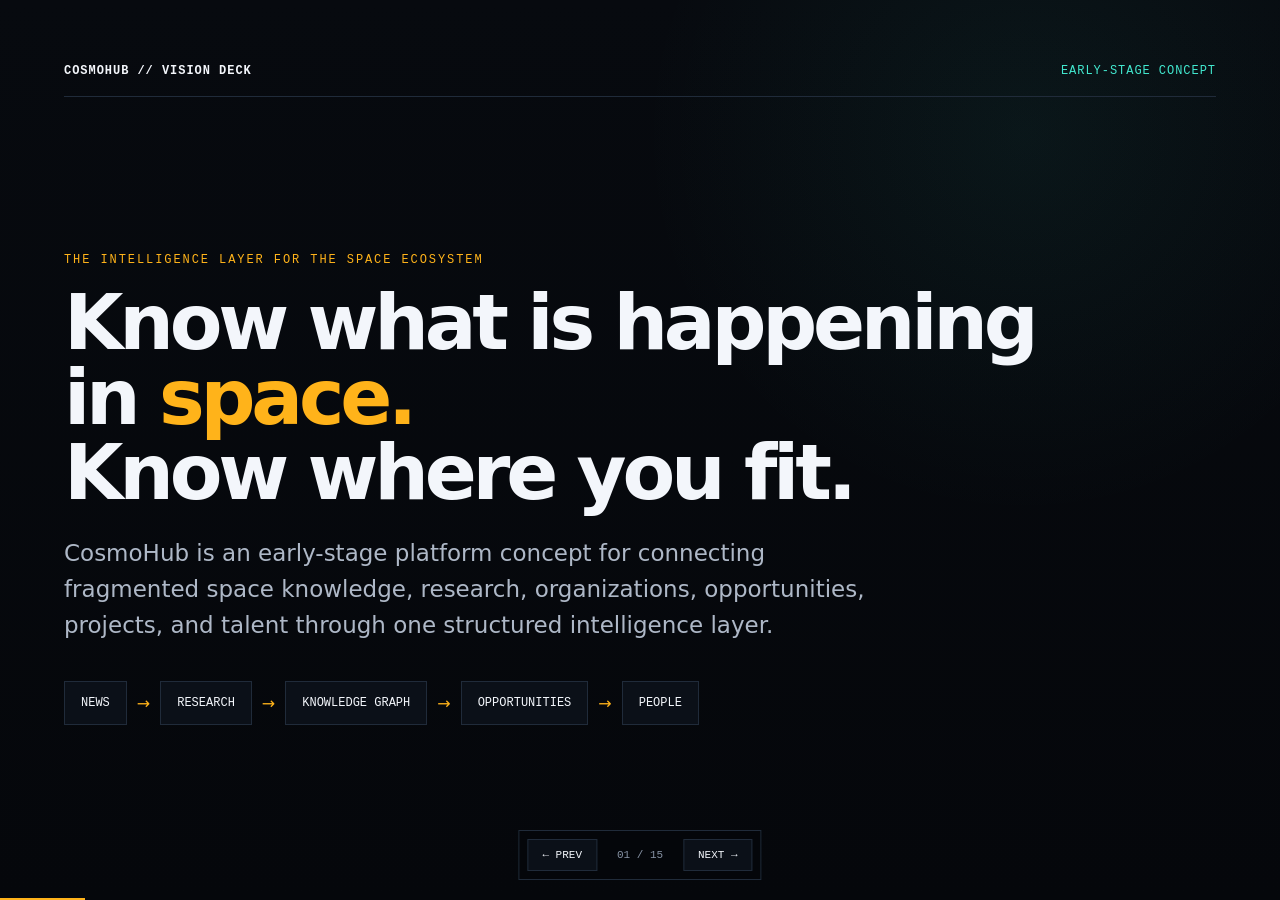
<file: Pitch.html>
<!DOCTYPE html>
<html lang="en">
<head>
<meta charset="UTF-8">
<meta name="viewport" content="width=device-width,initial-scale=1.0">
<meta name="description" content="CosmoHub — an early-stage concept for a connected intelligence layer for the global space ecosystem.">
<title>CosmoHub — Pitch Deck</title>
<style>
:root{--bg:#05070b;--panel:#0b1018;--panel2:#0f1622;--line:#202b3a;--text:#f3f6fb;--muted:#8793a6;--amber:#ffb31a;--cyan:#42e8cf;--mono:"SFMono-Regular",Consolas,"Liberation Mono",monospace;--sans:Inter,ui-sans-serif,system-ui,-apple-system,"Segoe UI",sans-serif}
*{box-sizing:border-box;margin:0;padding:0}
html,body{width:100%;height:100%;background:var(--bg);color:var(--text);font-family:var(--sans);overflow:hidden}
button{font:inherit}.deck{height:100vh;position:relative}.slide{position:absolute;inset:0;display:none;padding:clamp(28px,5vw,72px);overflow:auto;background:radial-gradient(circle at 80% 15%,rgba(66,232,207,.06),transparent 30%),linear-gradient(180deg,#070a0f,#05070b)}.slide.active{display:flex;flex-direction:column}
.top{display:flex;justify-content:space-between;align-items:center;border-bottom:1px solid var(--line);padding-bottom:18px;margin-bottom:clamp(28px,5vh,58px);font-family:var(--mono);font-size:12px;letter-spacing:.08em;color:var(--muted)}.brand{color:var(--text);font-weight:800}.signal{color:var(--cyan)}
.content{width:min(1180px,100%);margin:auto;position:relative;z-index:2}.eyebrow{font-family:var(--mono);font-size:12px;letter-spacing:.16em;text-transform:uppercase;color:var(--amber);margin-bottom:18px}
h1{font-size:clamp(42px,6vw,84px);line-height:.98;letter-spacing:-.055em;max-width:1000px}h2{font-size:clamp(32px,4.5vw,64px);line-height:1.02;letter-spacing:-.045em;max-width:1000px}.accent{color:var(--amber)}.cyan{color:var(--cyan)}
.lead{font-size:clamp(17px,2vw,23px);line-height:1.55;color:#aeb8c7;max-width:820px;margin-top:26px}.small{font-family:var(--mono);font-size:12px;color:var(--muted);line-height:1.6}
.grid3,.grid2{display:grid;gap:16px;margin-top:38px}.grid3{grid-template-columns:repeat(3,1fr)}.grid2{grid-template-columns:repeat(2,1fr)}
.card{background:linear-gradient(180deg,var(--panel2),var(--panel));border:1px solid var(--line);padding:24px;min-height:150px}.card .k{font-family:var(--mono);font-size:11px;color:var(--cyan);text-transform:uppercase;letter-spacing:.08em;margin-bottom:13px}.card h3{font-size:20px;margin-bottom:10px}.card p{font-size:14px;line-height:1.6;color:var(--muted)}
.flow{display:flex;align-items:center;gap:10px;flex-wrap:wrap;margin-top:38px}.node{border:1px solid var(--line);background:var(--panel);padding:14px 16px;font-family:var(--mono);font-size:12px}.arrow{color:var(--amber)}
.metric{font-size:clamp(34px,5vw,66px);font-weight:800;letter-spacing:-.05em}.metric-label{font-family:var(--mono);font-size:11px;color:var(--muted);margin-top:8px;text-transform:uppercase}
.quote{border-left:2px solid var(--amber);padding-left:24px;margin-top:34px;font-size:clamp(22px,3vw,38px);line-height:1.25;max-width:900px}
.matrix{margin-top:36px;border:1px solid var(--line)}.row{display:grid;grid-template-columns:180px 1fr;border-bottom:1px solid var(--line)}.row:last-child{border-bottom:0}.row div{padding:15px 18px}.row div:first-child{font-family:var(--mono);font-size:11px;color:var(--cyan);border-right:1px solid var(--line);text-transform:uppercase}.row div:last-child{color:#b7c0ce;font-size:14px}
.stage{display:flex;gap:14px;margin-top:38px;align-items:stretch}.stage .card{flex:1}.stage-num{font-family:var(--mono);color:var(--amber);font-size:11px;margin-bottom:12px}
.ask{border:1px solid var(--amber);background:rgba(255,179,26,.05);padding:28px;margin-top:34px;max-width:900px}.ask strong{color:var(--amber)}
.nav{position:fixed;z-index:20;bottom:20px;left:50%;transform:translateX(-50%);display:flex;align-items:center;gap:12px;background:rgba(5,7,11,.9);border:1px solid var(--line);padding:8px}.nav button{background:var(--panel);border:1px solid var(--line);color:var(--text);padding:9px 14px;cursor:pointer;font-family:var(--mono);font-size:11px}.nav button:hover{border-color:var(--amber);color:var(--amber)}#count{font-family:var(--mono);font-size:11px;color:var(--muted);min-width:62px;text-align:center}
.progress{position:fixed;left:0;bottom:0;height:2px;background:var(--amber);z-index:30;transition:width .25s}
@media(max-width:760px){.grid3,.grid2,.stage{grid-template-columns:1fr;display:grid}.row{grid-template-columns:110px 1fr}.slide{padding-bottom:90px}.top{margin-bottom:30px}}
</style>
</head>
<body>
<div class="deck">

<section class="slide active">
<div class="top"><span class="brand">COSMOHUB // VISION DECK</span><span class="signal">EARLY-STAGE CONCEPT</span></div>
<div class="content">
<div class="eyebrow">The intelligence layer for the space ecosystem</div>
<h1>Know what is happening in <span class="accent">space.</span><br>Know where you fit.</h1>
<p class="lead">CosmoHub is an early-stage platform concept for connecting fragmented space knowledge, research, organizations, opportunities, projects, and talent through one structured intelligence layer.</p>
<div class="flow"><span class="node">NEWS</span><span class="arrow">→</span><span class="node">RESEARCH</span><span class="arrow">→</span><span class="node">KNOWLEDGE GRAPH</span><span class="arrow">→</span><span class="node">OPPORTUNITIES</span><span class="arrow">→</span><span class="node">PEOPLE</span></div>
</div></section>

<section class="slide">
<div class="top"><span class="brand">COSMOHUB // 01</span><span>THE GAP</span></div>
<div class="content">
<div class="eyebrow">The problem</div><h2>The space economy is expanding.<br><span class="accent">Its information layer is fragmented.</span></h2>
<div class="grid3">
<div class="card"><div class="k">Discovery</div><h3>Knowledge is scattered</h3><p>Research, mission updates, university activity, grants, jobs, communities, and technical learning live across disconnected systems.</p></div>
<div class="card"><div class="k">Navigation</div><h3>Entry paths are unclear</h3><p>Students and early-career talent can find information, but struggle to understand which skills, projects, institutions, and opportunities connect.</p></div>
<div class="card"><div class="k">Institutions</div><h3>Signals are hard to map</h3><p>Organizations publish valuable information, but it is rarely structured into a connected view of the wider ecosystem.</p></div>
</div>
<div class="quote">The problem is not a lack of space information. It is a lack of <span class="cyan">context, structure, and connection.</span></div>
</div></section>

<section class="slide">
<div class="top"><span class="brand">COSMOHUB // 02</span><span>PRODUCT THESIS</span></div>
<div class="content">
<div class="eyebrow">The thesis</div><h2>Build a <span class="accent">space knowledge graph</span>, then make it useful.</h2>
<p class="lead">CosmoHub aims to organize the ecosystem around entities and relationships rather than isolated pages and feeds.</p>
<div class="grid3">
<div class="card"><div class="k">Entities</div><h3>What exists?</h3><p>People, universities, companies, labs, missions, technologies, papers, grants, projects, jobs, and learning resources.</p></div>
<div class="card"><div class="k">Relationships</div><h3>How are they connected?</h3><p>Who researches what, which skills map to which missions, where opportunities originate, and which institutions shape each domain.</p></div>
<div class="card"><div class="k">Intelligence</div><h3>What should I do next?</h3><p>Turn the graph into discovery, personalized pathways, research navigation, opportunity matching, and ecosystem intelligence.</p></div>
</div>
</div></section>

<section class="slide">
<div class="top"><span class="brand">COSMOHUB // 03</span><span>PRODUCT</span></div>
<div class="content">
<div class="eyebrow">One product, multiple entry points</div><h2>A terminal for navigating the <span class="accent">space ecosystem.</span></h2>
<div class="grid3">
<div class="card"><div class="k">Space Intelligence</div><h3>Follow the signal</h3><p>Trusted news, research activity, mission developments, university updates, and ecosystem events organized by domain.</p></div>
<div class="card"><div class="k">Discovery Graph</div><h3>Explore relationships</h3><p>Navigate from a technology to relevant papers, institutions, people, projects, companies, and opportunities.</p></div>
<div class="card"><div class="k">Career Navigation</div><h3>Find a pathway</h3><p>Map interests and skills to learning tracks, projects, fellowships, research groups, and roles.</p></div>
<div class="card"><div class="k">Research Layer</div><h3>Surface new work</h3><p>Make university and laboratory research easier to discover across institutional boundaries.</p></div>
<div class="card"><div class="k">Project Layer</div><h3>Build proof of work</h3><p>Connect learning to technical projects and public portfolios rather than stopping at passive content consumption.</p></div>
<div class="card"><div class="k">AI Interface</div><h3>Query the ecosystem</h3><p>Long-term: ask natural-language questions over the graph and receive grounded, source-linked answers.</p></div>
</div>
</div></section>

<section class="slide">
<div class="top"><span class="brand">COSMOHUB // 04</span><span>WHY NOW</span></div>
<div class="content">
<div class="eyebrow">Why this becomes possible now</div><h2>More space activity creates more information.<br><span class="accent">AI makes that information navigable.</span></h2>
<div class="grid3">
<div class="card"><div class="k">Signal Growth</div><h3>More actors</h3><p>Commercial space, national programs, universities, startups, and open research are generating an expanding volume of public signals.</p></div>
<div class="card"><div class="k">Data Infrastructure</div><h3>More machine-readable sources</h3><p>APIs, RSS, research repositories, public datasets, and structured feeds make aggregation increasingly feasible.</p></div>
<div class="card"><div class="k">AI + Graphs</div><h3>Better synthesis</h3><p>Modern language models and knowledge graphs can help classify, connect, retrieve, and explain complex ecosystem information.</p></div>
</div>
<div class="quote">CosmoHub's opportunity is not to create more content. It is to build the <span class="cyan">navigation layer above existing information.</span></div>
</div></section>

<section class="slide">
<div class="top"><span class="brand">COSMOHUB // 05</span><span>USERS</span></div>
<div class="content">
<div class="eyebrow">Who it serves</div><h2>Start with the people who feel the fragmentation <span class="accent">most.</span></h2>
<div class="matrix">
<div class="row"><div>Learners</div><div>Discover domains, understand pathways, find projects, and move from curiosity toward credible proof of work.</div></div>
<div class="row"><div>Researchers</div><div>Discover adjacent work, institutions, calls, collaborators, and relevant ecosystem activity.</div></div>
<div class="row"><div>Universities</div><div>Surface programs, research groups, opportunities, and talent to a specialized audience.</div></div>
<div class="row"><div>Companies</div><div>Long-term: discover relevant talent, research, technologies, and ecosystem signals.</div></div>
<div class="row"><div>Communities</div><div>Connect fragmented events, projects, mentors, and local ecosystems into a broader network.</div></div>
</div>
</div></section>

<section class="slide">
<div class="top"><span class="brand">COSMOHUB // 06</span><span>BUSINESS MODEL</span></div>
<div class="content">
<div class="eyebrow">Monetization hypothesis</div><h2>Build utility first.<br><span class="accent">Monetize the intelligence and network layers.</span></h2>
<div class="grid2">
<div class="card"><div class="k">Individual</div><h3>Premium intelligence</h3><p>Advanced alerts, saved graphs, personalized tracking, AI research workflows, and professional discovery tools.</p></div>
<div class="card"><div class="k">Institutional</div><h3>University and organization profiles</h3><p>Enhanced discovery, opportunity distribution, ecosystem analytics, and specialized institutional workspaces.</p></div>
<div class="card"><div class="k">Talent</div><h3>Matching infrastructure</h3><p>Long-term revenue from qualified introductions and recruiting workflows once sufficient supply and demand exist.</p></div>
<div class="card"><div class="k">Data</div><h3>Intelligence products</h3><p>Curated datasets, APIs, dashboards, and sector intelligence for organizations that need structured ecosystem visibility.</p></div>
</div>
<p class="small" style="margin-top:20px">These are business-model hypotheses to validate; they are not presented as existing revenue streams.</p>
</div></section>

<section class="slide">
<div class="top"><span class="brand">COSMOHUB // 07</span><span>GO-TO-MARKET</span></div>
<div class="content">
<div class="eyebrow">Start narrow, earn expansion</div><h2>Do not build the whole space economy on day one.</h2>
<div class="stage">
<div class="card"><div class="stage-num">01 // VALIDATE</div><h3>Space intelligence feed</h3><p>Aggregate high-quality public signals and test whether a focused audience returns for structured discovery.</p></div>
<div class="card"><div class="stage-num">02 // CONNECT</div><h3>Knowledge graph</h3><p>Link the highest-value entities and topics based on observed user behavior rather than speculative breadth.</p></div>
<div class="card"><div class="stage-num">03 // PERSONALIZE</div><h3>Paths and opportunities</h3><p>Add profiles, saved interests, alerts, project discovery, and opportunity matching.</p></div>
<div class="card"><div class="stage-num">04 // SCALE</div><h3>Institutional network</h3><p>Introduce organization tools, APIs, analytics, and deeper workflows after demonstrating repeated user value.</p></div>
</div>
</div></section>

<section class="slide">
<div class="top"><span class="brand">COSMOHUB // 08</span><span>MOAT</span></div>
<div class="content">
<div class="eyebrow">What could become defensible</div><h2>The interface is easy to copy.<br><span class="accent">The connected data layer is not.</span></h2>
<div class="grid3">
<div class="card"><div class="k">Ontology</div><h3>Domain-specific structure</h3><p>A continuously refined model of how space technologies, institutions, research, people, projects, and opportunities relate.</p></div>
<div class="card"><div class="k">Graph</div><h3>Accumulated relationships</h3><p>The product becomes more useful as verified entities and connections compound over time.</p></div>
<div class="card"><div class="k">Behavior</div><h3>Intent signals</h3><p>With user consent, discovery and interaction patterns can improve recommendations and reveal unmet ecosystem needs.</p></div>
</div>
<div class="quote">The long-term asset is not the dashboard. It is the <span class="cyan">structured map of the ecosystem beneath it.</span></div>
</div></section>

<section class="slide">
<div class="top"><span class="brand">COSMOHUB // 09</span><span>PRE-SEED PLAN</span></div>
<div class="content">
<div class="eyebrow">Planned financing requirement</div>
<h2>€150K to turn a prototype into <span class="accent">evidence.</span></h2>
<p class="lead">The purpose of the pre-seed round is not to fund an undefined vision. It is to finance approximately 15–18 months of disciplined product and market validation and remove the risks required for a credible seed round.</p>
<div class="grid3">
<div class="card"><div class="k">38% // €57K</div><h3>Product & engineering</h3><p>Production product, ingestion pipelines, search, graph architecture, user accounts, personalization, analytics, and core UX.</p></div>
<div class="card"><div class="k">18% // €27K</div><h3>Data, AI & infrastructure</h3><p>Cloud services, databases, graph/vector infrastructure, AI inference, observability, and scalable data processing.</p></div>
<div class="card"><div class="k">12% // €18K</div><h3>Research & data operations</h3><p>Source mapping, ontology development, classification, data quality, verification, and domain research.</p></div>
<div class="card"><div class="k">12% // €18K</div><h3>GTM & institutional pilots</h3><p>User interviews, university and ecosystem outreach, pilot deployment, events, and early acquisition experiments.</p></div>
<div class="card"><div class="k">15% // €22.5K</div><h3>Legal, IP, design & specialists</h3><p>Company and IP foundation, contracts, compliance, accounting, product design, and specialist technical or domain support.</p></div>
<div class="card"><div class="k">5% // €7.5K</div><h3>Contingency</h3><p>Operational reserve for unexpected infrastructure, legal, data, and execution costs.</p></div>
</div>
</div></section>

<section class="slide">
<div class="top"><span class="brand">COSMOHUB // 10</span><span>CAPITAL LOGIC</span></div>
<div class="content">
<div class="eyebrow">Funding → capability → evidence</div>
<h2>Every euro must remove a <span class="accent">specific risk.</span></h2>
<div class="matrix">
<div class="row"><div>€57K Product</div><div>Build a production-grade Space Intelligence MVP → prove that users repeatedly use a defined workflow.</div></div>
<div class="row"><div>€27K Data + AI</div><div>Build reliable ingestion and intelligence infrastructure → prove that fresh ecosystem data can be processed at useful quality and scale.</div></div>
<div class="row"><div>€18K Data Ops</div><div>Develop the initial ontology and verified entity relationships → create the foundation of a defensible structured dataset.</div></div>
<div class="row"><div>€18K GTM</div><div>Run focused distribution and institutional experiments → identify who needs the product most and how to reach them repeatedly.</div></div>
<div class="row"><div>€22.5K Foundation</div><div>Establish clean IP, contracts, company operations, design quality, and specialist support → make the company more execution- and investment-ready.</div></div>
</div>
<div class="quote">We are not raising €150K to “build CosmoHub.” We are raising it to convert <span class="cyan">product, data, engagement, distribution, and commercial risk into measurable evidence.</span></div>
</div></section>

<section class="slide">
<div class="top"><span class="brand">COSMOHUB // 11</span><span>18-MONTH MILESTONES</span></div>
<div class="content">
<div class="eyebrow">What the runway must produce</div>
<h2>Four milestones before the <span class="accent">next round.</span></h2>
<div class="stage">
<div class="card"><div class="stage-num">01 // PRODUCT</div><h3>Production MVP</h3><p>Real source ingestion, structured search, personalization, analytics, and an initial useful knowledge graph.</p></div>
<div class="card"><div class="stage-num">02 // MARKET</div><h3>Repeat usage</h3><p>Target 1,000–3,000 genuinely activated users while measuring cohort retention and recurring product use—not vanity registrations.</p></div>
<div class="card"><div class="stage-num">03 // INSTITUTIONS</div><h3>3–5 design partners</h3><p>Secure credible pilots or design partnerships with universities, research organizations, communities, or space-sector participants.</p></div>
<div class="card"><div class="stage-num">04 // COMMERCIAL</div><h3>Willingness to pay</h3><p>Generate first revenue or sufficiently strong pilot conversion evidence around one clearly defined paid workflow.</p></div>
</div>
<p class="small" style="margin-top:22px">These are target milestones for validation, not claims of current traction.</p>
</div></section>

<section class="slide">
<div class="top"><span class="brand">COSMOHUB // 12</span><span>SEED INFLECTION</span></div>
<div class="content">
<div class="eyebrow">What improves for the next financing round</div>
<h2>The next round should be triggered by <span class="accent">de-risking</span>—not by running out of cash.</h2>
<div class="grid3">
<div class="card"><div class="k">Product Risk</div><h3>From prototype to utility</h3><p>Evidence that a production product solves a recurring workflow rather than merely demonstrating an attractive concept.</p></div>
<div class="card"><div class="k">Engagement Risk</div><h3>From sign-ups to retention</h3><p>Cohort data showing that a meaningful segment repeatedly returns and receives ongoing value.</p></div>
<div class="card"><div class="k">Commercial Risk</div><h3>From interest to payment</h3><p>Initial revenue, paid pilots, or strong conversion evidence showing that a defined customer values the product economically.</p></div>
<div class="card"><div class="k">Distribution Risk</div><h3>From outreach to a channel</h3><p>Evidence of at least one repeatable path for acquiring users or institutional partners without purely founder-driven outreach.</p></div>
<div class="card"><div class="k">Data Risk</div><h3>From feeds to an asset</h3><p>A reliable ingestion and ontology layer whose structured relationships improve as the product is used.</p></div>
<div class="card"><div class="k">Seed Story</div><h3>Scale what works</h3><p>The seed round then finances expansion of a validated engine instead of continued exploration of an unproven thesis.</p></div>
</div>
</div></section>

<section class="slide">
<div class="top"><span class="brand">COSMOHUB // 13</span><span>STATUS + STATION F ASK</span></div>
<div class="content">
<div class="eyebrow">Where CosmoHub is today</div>
<h2>Prototype built.<br><span class="accent">Now validate the problem.</span></h2>
<div class="grid3">
<div class="card"><div class="k">Current</div><h3>Public concept prototype</h3><p>A working web prototype demonstrates the terminal interface, graph concept, intelligence-feed direction, and evolving product thesis.</p></div>
<div class="card"><div class="k">Immediate Next Step</div><h3>Real data + user evidence</h3><p>Connect trusted public sources, interview target users, measure repeated usage, and identify the narrowest indispensable workflow.</p></div>
<div class="card"><div class="k">Financing Roadmap</div><h3>€150K pre-seed</h3><p>Preparing a disciplined 15–18 month validation round tied directly to product, retention, institutional, and commercial milestones.</p></div>
</div>
<div class="ask"><strong>THE STATION F ASK //</strong> Access to the ecosystem, rigorous mentorship, introductions to relevant space and research institutions, technical collaborators, and early design partners who can help us validate the narrowest high-value problem first.</div>
</div></section>

<section class="slide">
<div class="top"><span class="brand">COSMOHUB // 14</span><span>MISSION</span></div>
<div class="content">
<div class="eyebrow">The long-term direction</div><h1>The space economy needs a <span class="accent">map.</span></h1>
<p class="lead">CosmoHub's ambition is to become the intelligence and discovery layer that helps people understand the space ecosystem, find where they belong, and act on what they discover.</p>
<div class="quote">From fragmented information<br>to connected intelligence.</div>
<p class="small" style="margin-top:34px">COSMOHUB // BUILDING IN PUBLIC</p>
</div></section>

</div>
<div class="nav"><button onclick="move(-1)">← PREV</button><span id="count">01 / 11</span><button onclick="move(1)">NEXT →</button></div>
<div class="progress" id="progress"></div>
<script>
const slides=[...document.querySelectorAll('.slide')];let current=0;
function show(i){current=(i+slides.length)%slides.length;slides.forEach((s,n)=>s.classList.toggle('active',n===current));document.getElementById('count').textContent=String(current+1).padStart(2,'0')+' / '+String(slides.length).padStart(2,'0');document.getElementById('progress').style.width=((current+1)/slides.length*100)+'%'}
function move(d){show(current+d)}
document.addEventListener('keydown',e=>{if(e.key==='ArrowRight'||e.key===' ')move(1);if(e.key==='ArrowLeft')move(-1);if(e.key==='Home')show(0);if(e.key==='End')show(slides.length-1)});
show(0);
</script>
</body>
</html>
</file>
